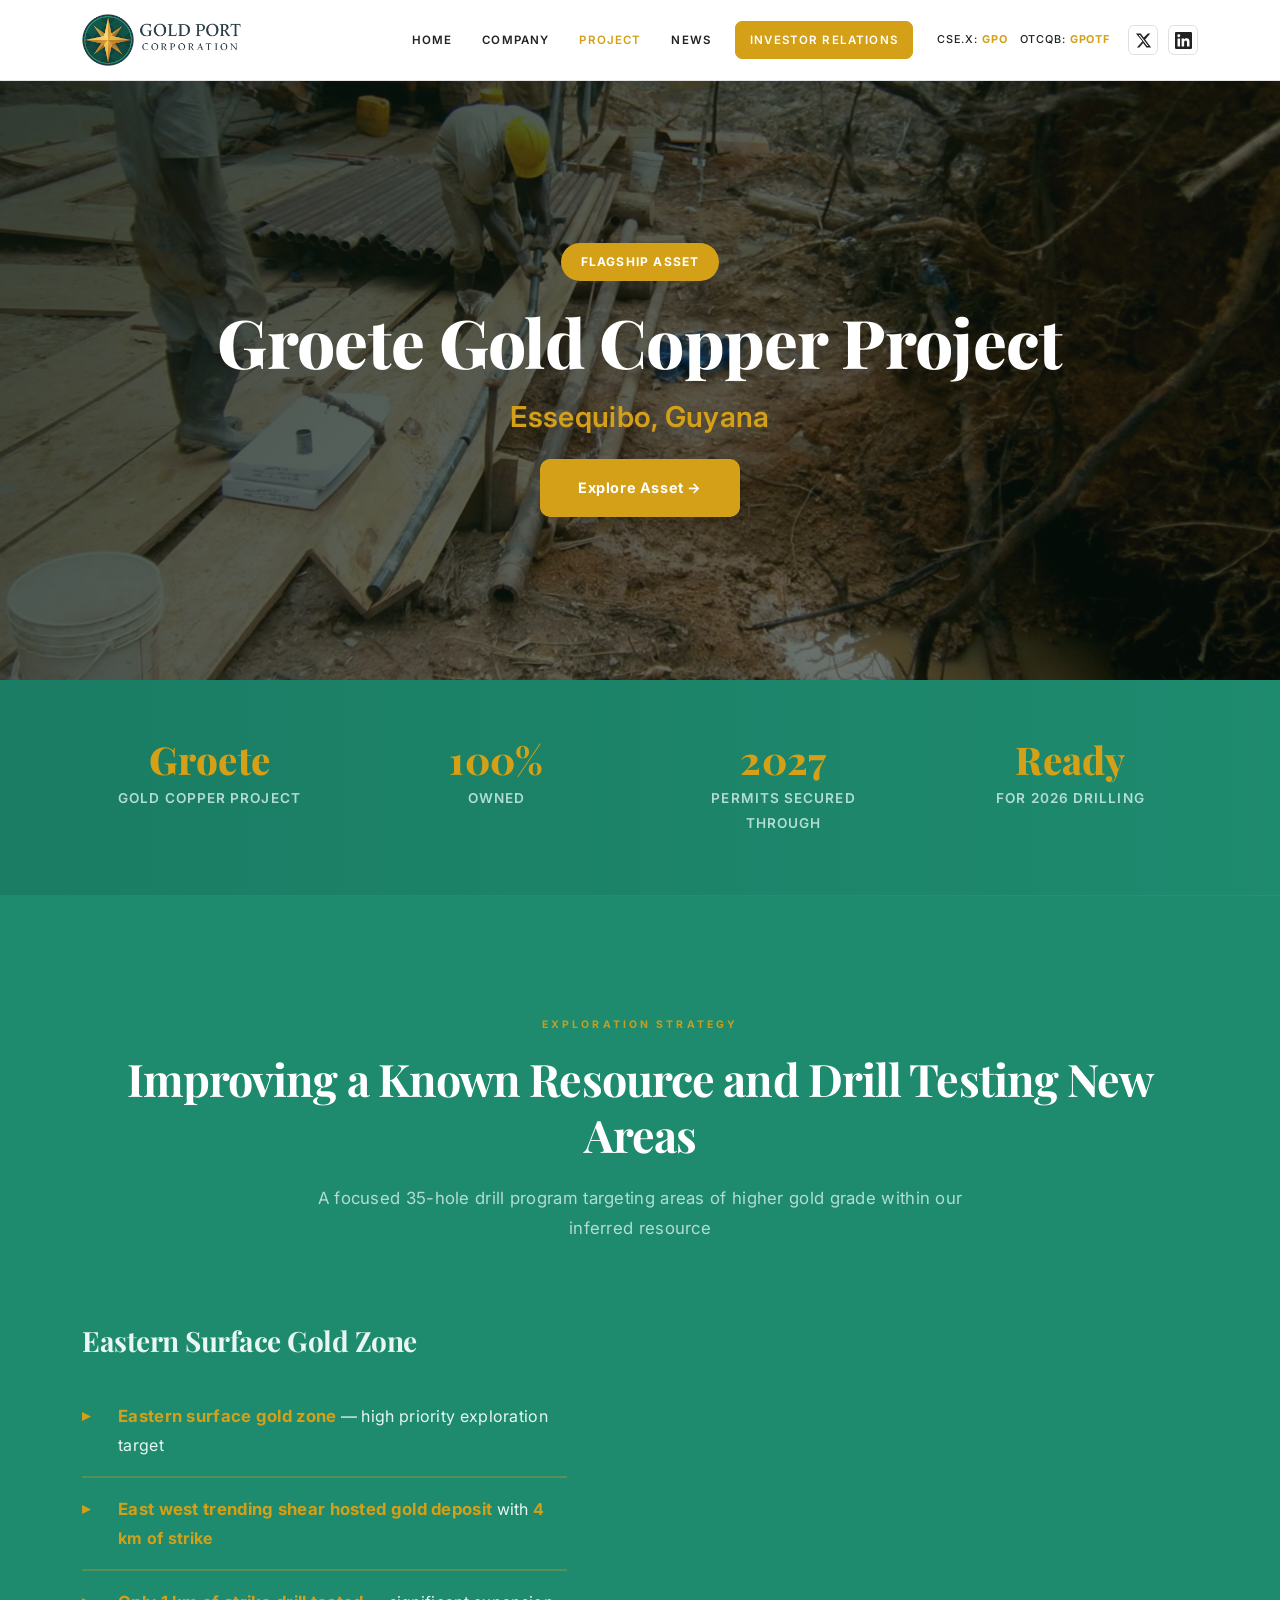
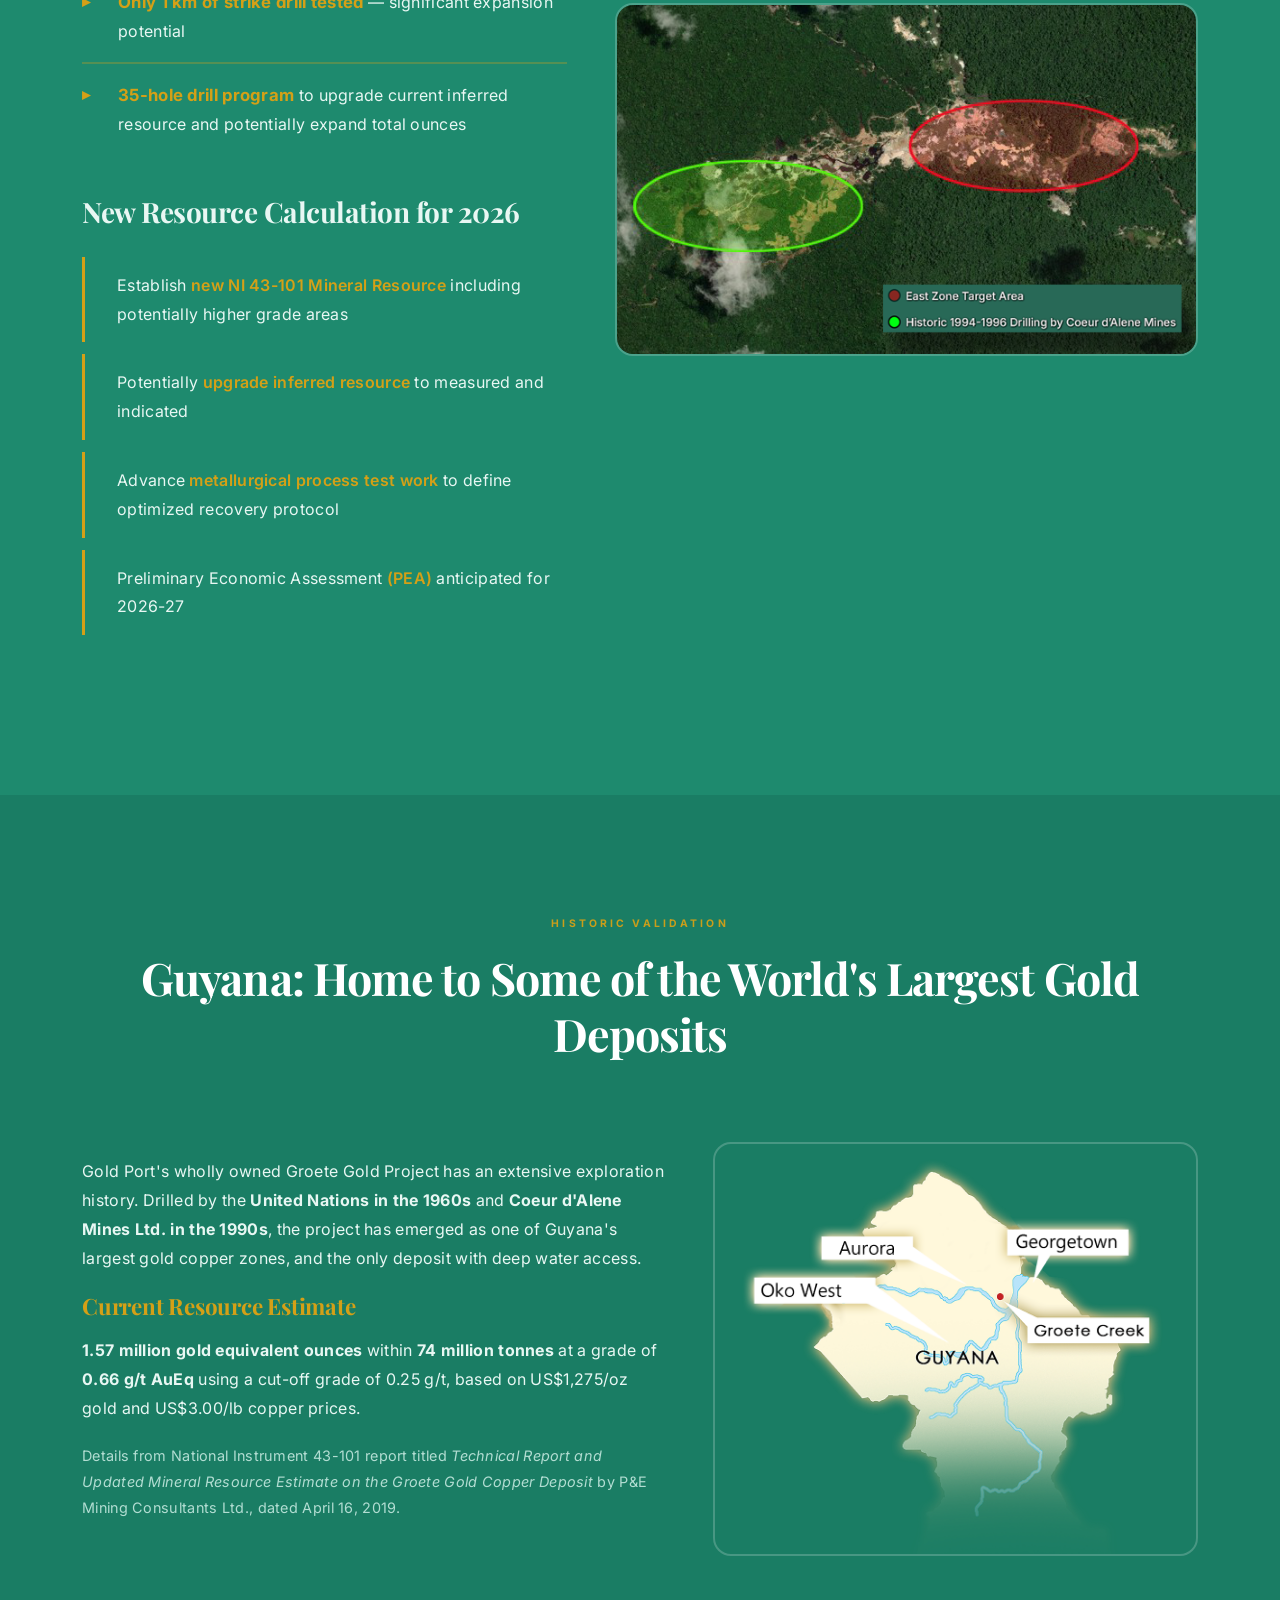
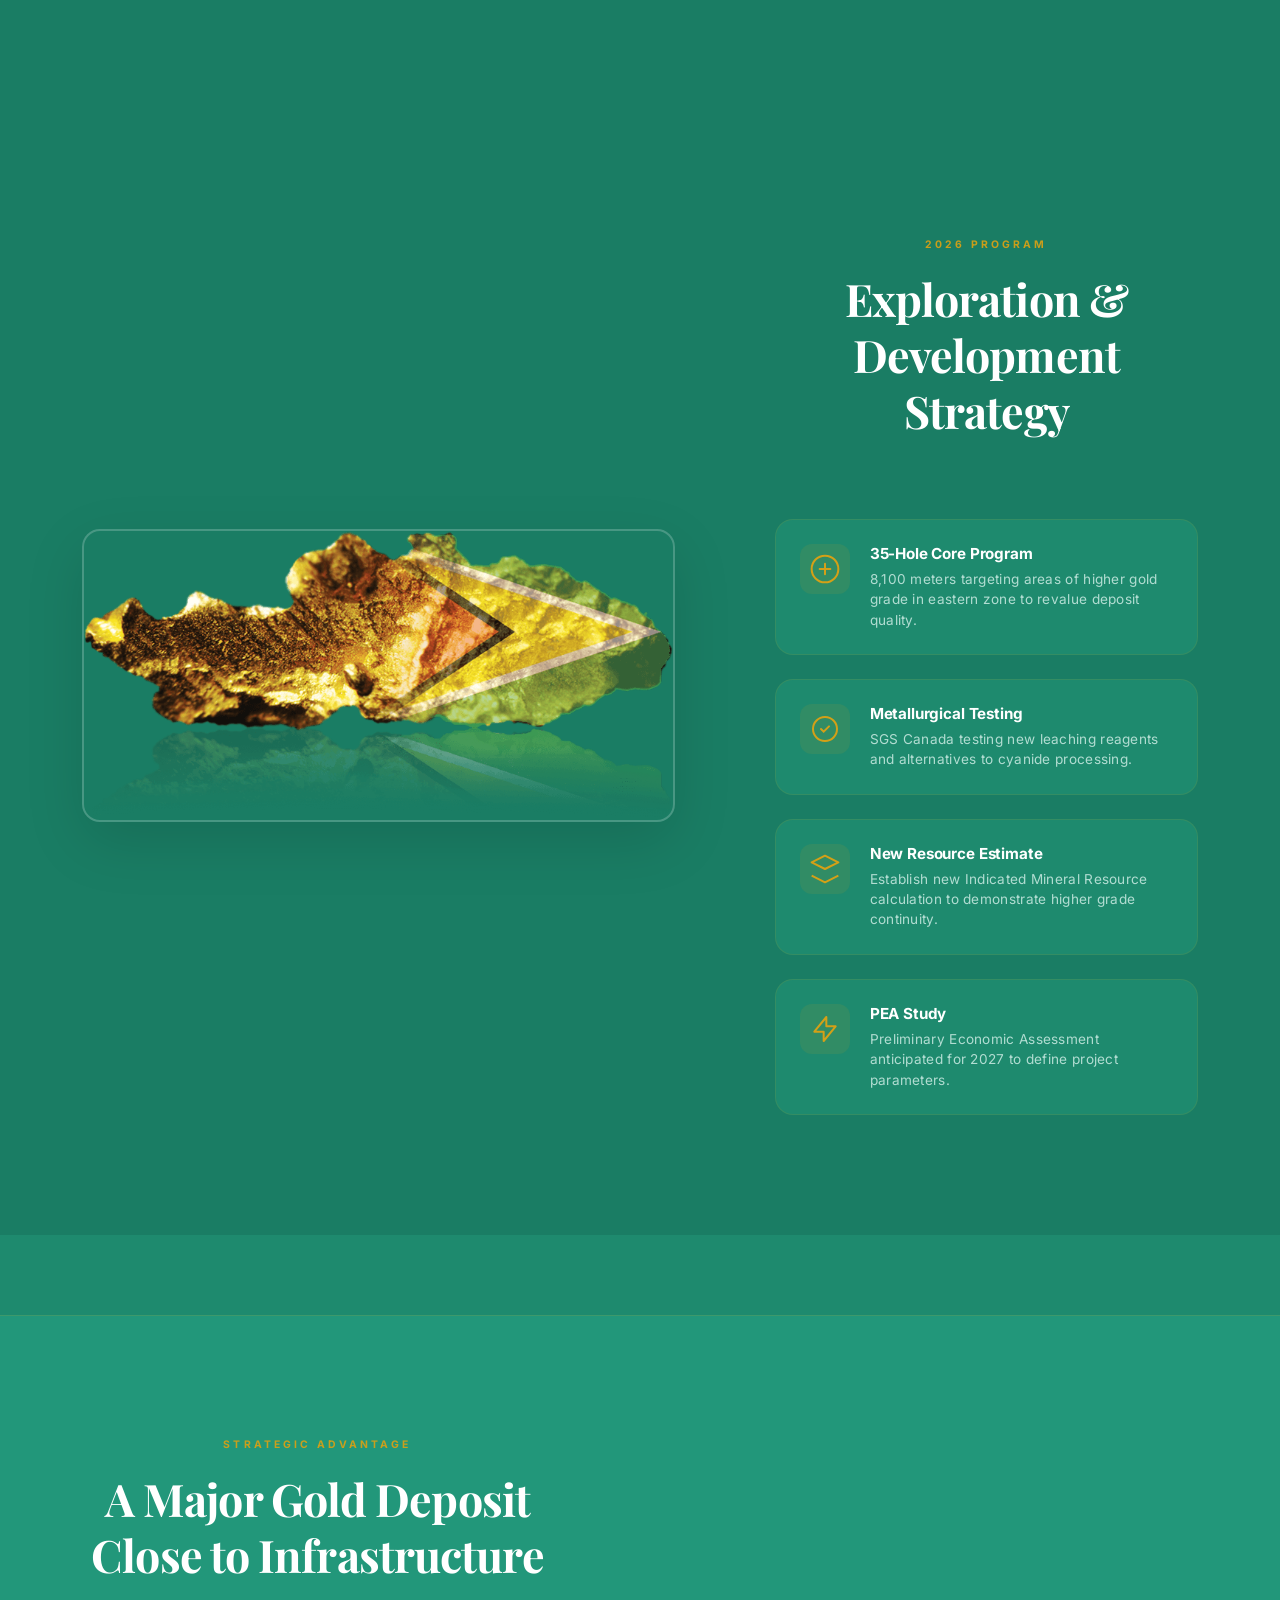
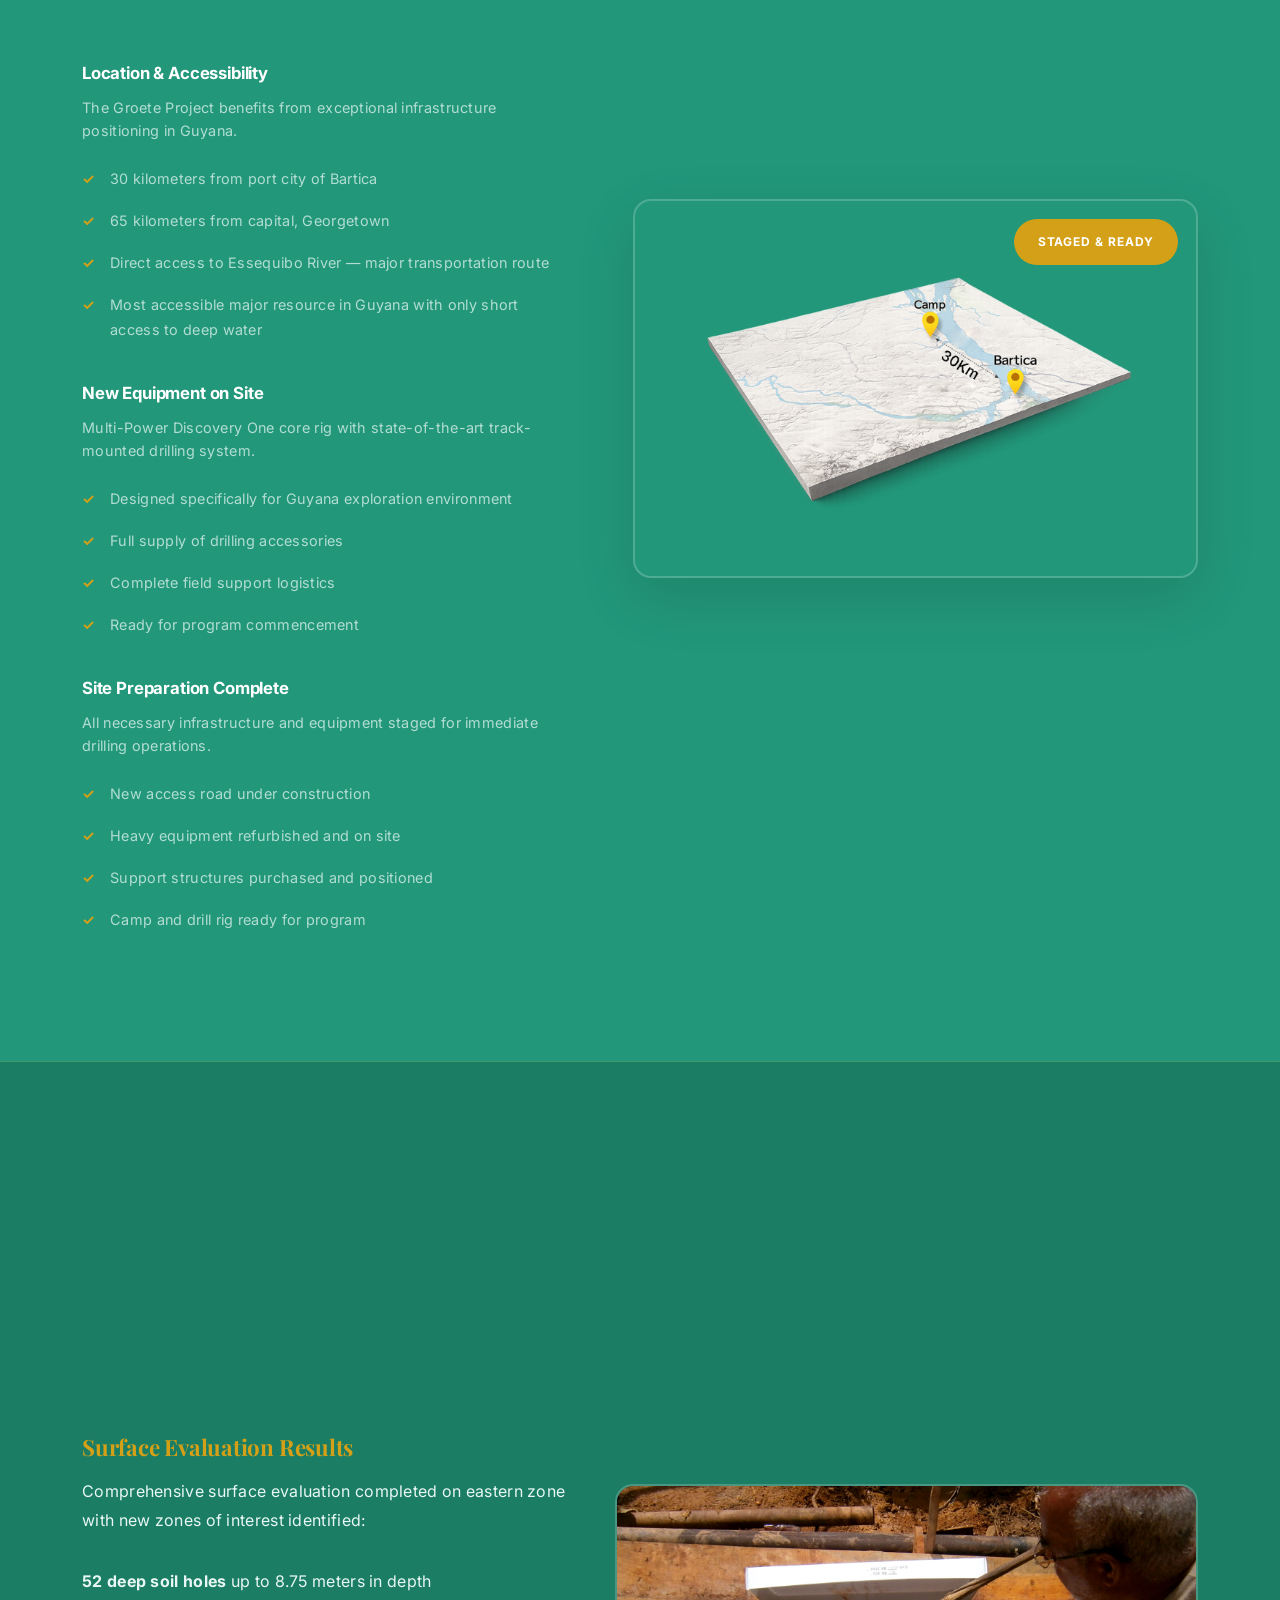
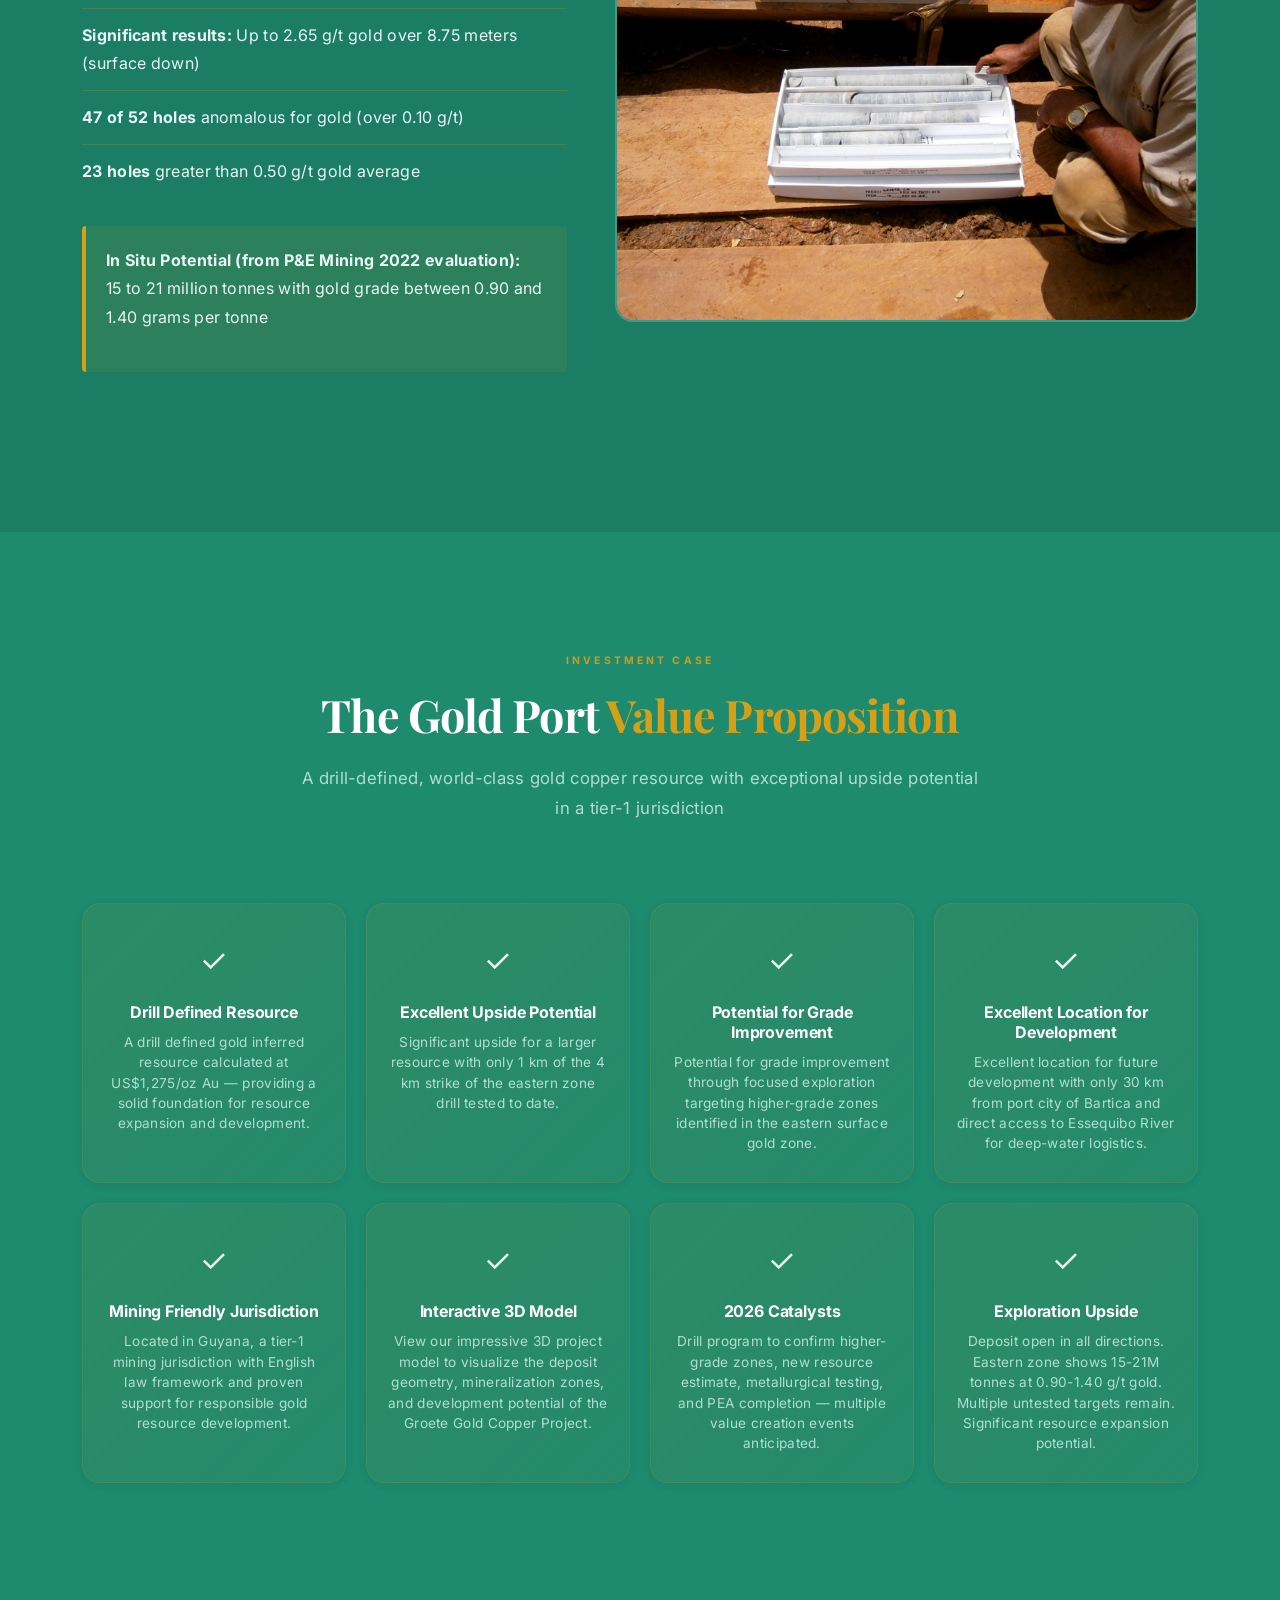
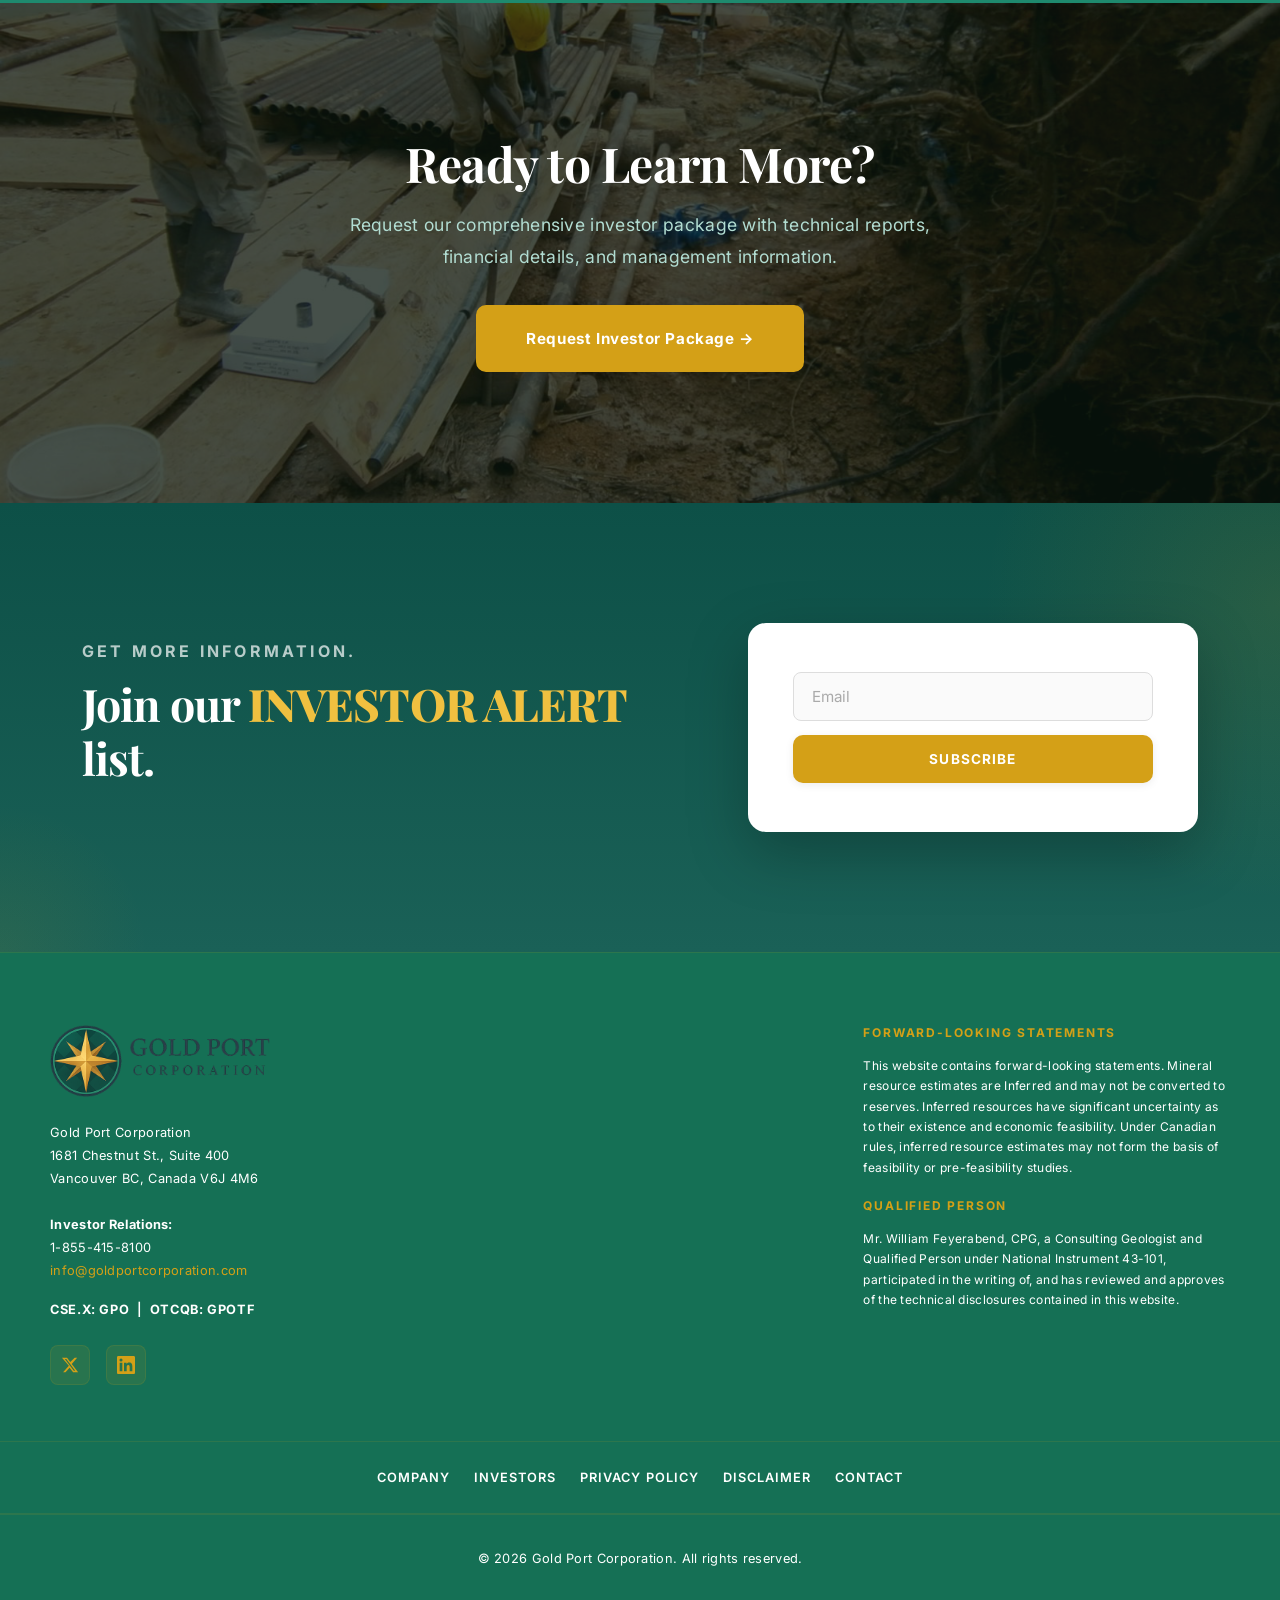
<file: projects.html>
<!DOCTYPE html>
<html lang="en">
<head>
  <meta charset="UTF-8" />
  <meta name="viewport" content="width=device-width, initial-scale=1.0" />
  <title>Projects | GOLDPORT CORPORATION | Guyana Gold | Junior Mining Exploration</title>
  <meta name="description" content="Gold Port Corporation's 100%-owned Groete Gold Project — 1.57M AuEq oz Inferred Resource, 74M tonnes, strategic Guyana location, permits through 2027." />
  <link rel="preconnect" href="https://fonts.googleapis.com" />
  <link rel="preconnect" href="https://fonts.gstatic.com" crossorigin />
  <link href="https://fonts.googleapis.com/css2?family=Inter:wght@300;400;500;600;700&family=Playfair+Display:wght@600;700;800&display=swap" rel="stylesheet" />
  <link rel="stylesheet" href="style.css" />
</head>
<body>

  <!-- HEADER -->
  <header class="site-header" id="site-header">
    <div class="container header-inner">
      <a href="index.html" class="logo">
        <img src="Logo.png" alt="Gold Port Corporation" height="52" />
      </a>
      <nav class="main-nav" id="main-nav">
        <ul>
          <li><a href="index.html">Home</a></li>
          <li><a href="company.html">Company</a></li>
          <li><a href="projects.html" class="active">Project</a></li>
          <li><a href="news.html">News</a></li>
          <li><a href="contact.html" class="nav-cta">Investor Relations</a></li>
        </ul>
      </nav>
      <div class="header-right">
        <div class="header-stocks">
          <span>CSE.X: <strong>GPO</strong></span>
          <span>OTCQB: <strong>GPOTF</strong></span>
        </div>
        <div class="header-socials">
          <a href="https://x.com/GoldPort_GPO" target="_blank" rel="noopener" aria-label="X / Twitter">
            <svg width="17" height="17" viewBox="0 0 24 24" fill="currentColor"><path d="M18.244 2.25h3.308l-7.227 8.26 8.502 11.24H16.17l-4.714-6.231-5.401 6.231H2.746l7.73-8.835L1.254 2.25H8.08l4.259 5.63L18.244 2.25Zm-1.161 17.52h1.833L7.084 4.126H5.117L17.083 19.77Z"/></svg>
          </a>
          <a href="https://www.linkedin.com/company/gold-port-corporation/" target="_blank" rel="noopener" aria-label="LinkedIn">
            <svg width="17" height="17" viewBox="0 0 24 24" fill="currentColor"><path d="M20.447 20.452h-3.554v-5.569c0-1.328-.027-3.037-1.852-3.037-1.853 0-2.136 1.445-2.136 2.939v5.667H9.351V9h3.414v1.561h.046c.477-.9 1.637-1.85 3.37-1.85 3.601 0 4.267 2.37 4.267 5.455v6.286ZM5.337 7.433a2.062 2.062 0 0 1-2.063-2.065 2.064 2.064 0 1 1 2.063 2.065Zm1.782 13.019H3.555V9h3.564v11.452ZM22.225 0H1.771C.792 0 0 .774 0 1.729v20.542C0 23.227.792 24 1.771 24h20.451C23.2 24 24 23.227 24 22.271V1.729C24 .774 23.2 0 22.222 0h.003Z"/></svg>
          </a>
        </div>
      </div>
      <button class="nav-toggle" id="nav-toggle" aria-label="Open menu">
        <span></span><span></span><span></span>
      </button>
    </div>
  </header>

  <!-- HERO WITH BACKGROUND IMAGE -->
  <section class="projects-hero">
    <div class="projects-hero-bg">
      <img src="guyana-gold-port-gold-copper-deposit-5.jpg" alt="Groete Gold Copper Deposit" loading="eager" />
      <div class="projects-hero-overlay"></div>
    </div>
    <div class="container projects-hero-content">
      <div class="hero-tag">Flagship Asset</div>
      <h1>Groete Gold Copper Project</h1>
      <p class="hero-subtitle">Essequibo, Guyana</p>
      <a href="#overview" class="btn btn-gold">Explore Asset →</a>
    </div>
  </section>

  <!-- KEY METRICS HERO STRIP -->
  <section class="metrics-strip">
    <div class="container">
      <div class="metrics-row">
        <div class="metric-item">
          <div class="metric-number">Groete</div>
          <div class="metric-text">Gold Copper Project</div>
        </div>
        <div class="metric-item">
          <div class="metric-number">100%</div>
          <div class="metric-text">Owned</div>
        </div>
        <div class="metric-item">
          <div class="metric-number">2027</div>
          <div class="metric-text">Permits Secured Through</div>
        </div>
        <div class="metric-item">
          <div class="metric-number">Ready</div>
          <div class="metric-text">For 2026 Drilling</div>
        </div>
      </div>
    </div>
  </section>

  <!-- UPGRADING HISTORIC RESOURCE -->
  <section class="section" id="overview">
    <div class="container">
      <div class="section-header">
        <p class="eyebrow">Exploration Strategy</p>
        <h2 style="font-size: 2.8rem !important; font-weight: 700 !important;">Improving a Known Resource and Drill Testing New Areas</h2>
        <p class="section-lead">A focused 35-hole drill program targeting areas of higher gold grade within our inferred resource</p>
      </div>

      <div class="content-with-image">
        <div class="content-text">
          <h3 style="font-size: 1.75rem; font-weight: 700; margin-bottom: 28px; letter-spacing: -0.5px; line-height: 1.2;">Eastern Surface Gold Zone</h3>
          <ul style="list-style: none; padding: 0; margin: 0 0 32px 0;">
            <li style="padding: 16px 0; border-bottom: 2px solid rgba(212,160,23,0.3); display: flex; align-items: flex-start; gap: 12px;"><span style="color: #d4a017; font-weight: 700; min-width: 24px;">▸</span><span><span style="color: #d4a017; font-weight: 700; font-size: 1.05rem;">Eastern surface gold zone</span> — high priority exploration target</span></li>
            <li style="padding: 16px 0; border-bottom: 2px solid rgba(212,160,23,0.3); display: flex; align-items: flex-start; gap: 12px;"><span style="color: #d4a017; font-weight: 700; min-width: 24px;">▸</span><span><span style="color: #d4a017; font-weight: 700; font-size: 1.05rem;">East west trending shear hosted gold deposit</span> with <span style="color: #d4a017; font-weight: 700;">4 km of strike</span></span></li>
            <li style="padding: 16px 0; border-bottom: 2px solid rgba(212,160,23,0.3); display: flex; align-items: flex-start; gap: 12px;"><span style="color: #d4a017; font-weight: 700; min-width: 24px;">▸</span><span><span style="color: #d4a017; font-weight: 700; font-size: 1.05rem;">Only 1 km of strike drill tested</span> — significant expansion potential</span></li>
            <li style="padding: 16px 0; display: flex; align-items: flex-start; gap: 12px;"><span style="color: #d4a017; font-weight: 700; min-width: 24px;">▸</span><span><span style="color: #d4a017; font-weight: 700; font-size: 1.05rem;">35-hole drill program</span> to upgrade current inferred resource and potentially expand total ounces</span></li>
          </ul>
          <h3 style="font-size: 1.75rem; font-weight: 700; margin: 40px 0 28px 0; letter-spacing: -0.5px; line-height: 1.2;">New Resource Calculation for 2026</h3>
          <ul style="list-style: none; padding: 0; margin: 0;">
            <li style="padding: 14px 0 14px 32px; border-left: 3px solid #d4a017; margin-bottom: 12px; position: relative;">Establish <span style="color: #d4a017; font-weight: 600;">new NI 43-101 Mineral Resource</span> including potentially higher grade areas</li>
            <li style="padding: 14px 0 14px 32px; border-left: 3px solid #d4a017; margin-bottom: 12px; position: relative;">Potentially <span style="color: #d4a017; font-weight: 600;">upgrade inferred resource</span> to measured and indicated</li>
            <li style="padding: 14px 0 14px 32px; border-left: 3px solid #d4a017; margin-bottom: 12px; position: relative;">Advance <span style="color: #d4a017; font-weight: 600;">metallurgical process test work</span> to define optimized recovery protocol</li>
            <li style="padding: 14px 0 14px 32px; border-left: 3px solid #d4a017; position: relative;">Preliminary Economic Assessment <span style="color: #d4a017; font-weight: 600;">(PEA)</span> anticipated for 2026-27</li>
          </ul>
        </div>
        <div class="content-image">
          <img src="East-zone-target-area-3copy.png" alt="East Zone Target Area" loading="lazy" style="border-radius: var(--radius-lg); cursor: pointer;" class="clickable-image" data-modal="modal-deposits-1" />
        </div>
      </div>
    </div>
  </section>

  <!-- ONE OF GUYANA'S LARGEST -->
  <section class="section dark-section">
    <div class="container">
      <div class="section-header">
        <p class="eyebrow">Historic Validation</p>
        <h2 style="font-size: 2.8rem !important; font-weight: 700 !important;">Guyana: Home to Some of the World's Largest Gold Deposits</h2>
      </div>

      <div class="content-with-image" style="direction: rtl;">
        <div class="content-image" style="direction: ltr;">
          <img src="Guyana-Gold-Port-Groete-Project.png" alt="Groete Gold Copper Deposit" loading="lazy" style="border-radius: var(--radius-lg); cursor: pointer;" class="clickable-image" data-modal="modal-groete" />
        </div>
        <div class="content-text" style="direction: ltr;">
          <p>Gold Port's wholly owned Groete Gold Project has an extensive exploration history. Drilled by the <strong>United Nations in the 1960s</strong> and <strong>Coeur d'Alene Mines Ltd. in the 1990s</strong>, the project has emerged as one of Guyana's largest gold copper zones, and the only deposit with deep water access.</p>

          <h3 style="color: #d4a017;">Current Resource Estimate</h3>
          <p><strong>1.57 million gold equivalent ounces</strong> within <strong>74 million tonnes</strong> at a grade of <strong>0.66 g/t AuEq</strong> using a cut-off grade of 0.25 g/t, based on US$1,275/oz gold and US$3.00/lb copper prices.</p>

          <p style="margin-top: 20px; font-size: 0.9rem; color: var(--text-muted);">Details from National Instrument 43-101 report titled <em>Technical Report and Updated Mineral Resource Estimate on the Groete Gold Copper Deposit</em> by P&E Mining Consultants Ltd., dated April 16, 2019.</p>
        </div>
      </div>
    </div>
  </section>

  <!-- 2026 EXPLORATION PROGRAM -->
  <section class="section highlights-section">
    <div class="container">
      <div class="highlights-layout">
        <div class="highlights-image">
          <img src="gold-nugget-flag.png" alt="2026 Exploration Program" class="clickable-image" data-modal="modal-nugget" style="cursor: pointer;" />
        </div>
        <div class="highlights-content">
          <div class="section-header">
            <p class="eyebrow">2026 Program</p>
            <h2>Exploration & Development Strategy</h2>
          </div>

          <div class="highlights-list">
            <div class="highlight-item">
              <div class="highlight-icon">
                <svg width="32" height="32" viewBox="0 0 24 24" fill="none"><circle cx="12" cy="12" r="10" stroke="#d4a017" stroke-width="1.5"/><path d="M8 12h8M12 8v8" stroke="#d4a017" stroke-width="1.5" stroke-linecap="round"/></svg>
              </div>
              <div>
                <h4>35-Hole Core Program</h4>
                <p>8,100 meters targeting areas of higher gold grade in eastern zone to revalue deposit quality.</p>
              </div>
            </div>

            <div class="highlight-item">
              <div class="highlight-icon">
                <svg width="32" height="32" viewBox="0 0 24 24" fill="none"><path d="M9 12l2 2 4-4M21 12a9 9 0 11-18 0 9 9 0 0118 0z" stroke="#d4a017" stroke-width="1.5" stroke-linecap="round"/></svg>
              </div>
              <div>
                <h4>Metallurgical Testing</h4>
                <p>SGS Canada testing new leaching reagents and alternatives to cyanide processing.</p>
              </div>
            </div>

            <div class="highlight-item">
              <div class="highlight-icon">
                <svg width="32" height="32" viewBox="0 0 24 24" fill="none"><path d="M12 2L2 7l10 5 10-5-10-5zM2 17l10 5 10-5" stroke="#d4a017" stroke-width="1.5" stroke-linejoin="round"/></svg>
              </div>
              <div>
                <h4>New Resource Estimate</h4>
                <p>Establish new Indicated Mineral Resource calculation to demonstrate higher grade continuity.</p>
              </div>
            </div>

            <div class="highlight-item">
              <div class="highlight-icon">
                <svg width="32" height="32" viewBox="0 0 24 24" fill="none"><path d="M13 10V3L4 14h7v7l9-11h-7z" stroke="#d4a017" stroke-width="1.5" stroke-linejoin="round"/></svg>
              </div>
              <div>
                <h4>PEA Study</h4>
                <p>Preliminary Economic Assessment anticipated for 2027 to define project parameters.</p>
              </div>
            </div>
          </div>
        </div>
      </div>
    </div>
  </section>

  <!-- LOCATION & INFRASTRUCTURE -->
  <section class="section equipment-showcase">
    <div class="container">
      <div class="equipment-layout">
        <div class="equipment-content">
          <div class="section-header">
            <p class="eyebrow">Strategic Advantage</p>
            <h2>A Major Gold Deposit Close to Infrastructure</h2>
          </div>

          <div class="equipment-details">
            <div class="equipment-detail-item">
              <h3>Location & Accessibility</h3>
              <p>The Groete Project benefits from exceptional infrastructure positioning in Guyana.</p>
              <ul class="detail-list">
                <li>30 kilometers from port city of Bartica</li>
                <li>65 kilometers from capital, Georgetown</li>
                <li>Direct access to Essequibo River — major transportation route</li>
                <li>Most accessible major resource in Guyana with only short access to deep water</li>
              </ul>
            </div>

            <div class="equipment-detail-item">
              <h3>New Equipment on Site</h3>
              <p>Multi-Power Discovery One core rig with state-of-the-art track-mounted drilling system.</p>
              <ul class="detail-list">
                <li>Designed specifically for Guyana exploration environment</li>
                <li>Full supply of drilling accessories</li>
                <li>Complete field support logistics</li>
                <li>Ready for program commencement</li>
              </ul>
            </div>

            <div class="equipment-detail-item">
              <h3>Site Preparation Complete</h3>
              <p>All necessary infrastructure and equipment staged for immediate drilling operations.</p>
              <ul class="detail-list">
                <li>New access road under construction</li>
                <li>Heavy equipment refurbished and on site</li>
                <li>Support structures purchased and positioned</li>
                <li>Camp and drill rig ready for program</li>
              </ul>
            </div>
          </div>
        </div>

        <div class="equipment-image">
          <img src="distance map.png" alt="Strategic Location Map" class="clickable-image" data-modal="modal-distance" style="cursor: pointer;" />
          <div class="equipment-badge">Staged & Ready</div>
        </div>
      </div>
    </div>
  </section>

  <!-- EASTERN ZONE TARGET AREA -->
  <section class="section technical-section">
    <div class="container">
      <div class="section-header">
        <p class="eyebrow">Exploration Results</p>
        <h2>Geoprobe Surface Evaluation</h2>
        <p class="section-lead">Comprehensive surface evaluation completed on eastern zone with new zones of interest identified</p>
      </div>

      <div class="content-with-image">
        <div class="content-text">
          <h3 style="color: #d4a017;">Surface Evaluation Results</h3>
          <p>Comprehensive surface evaluation completed on eastern zone with new zones of interest identified:</p>
          <ul style="list-style: none; padding: 0; margin: 20px 0;">
            <li style="padding: 12px 0; border-bottom: 1px solid rgba(212,160,23,0.2);"><strong>52 deep soil holes</strong> up to 8.75 meters in depth</li>
            <li style="padding: 12px 0; border-bottom: 1px solid rgba(212,160,23,0.2);"><strong>Significant results:</strong> Up to 2.65 g/t gold over 8.75 meters (surface down)</li>
            <li style="padding: 12px 0; border-bottom: 1px solid rgba(212,160,23,0.2);"><strong>47 of 52 holes</strong> anomalous for gold (over 0.10 g/t)</li>
            <li style="padding: 12px 0;"><strong>23 holes</strong> greater than 0.50 g/t gold average</li>
          </ul>

          <div style="background: rgba(212,160,23,0.1); border-left: 4px solid var(--gold); padding: 20px; margin-top: 28px; border-radius: 4px;">
            <p><strong>In Situ Potential (from P&E Mining 2022 evaluation):</strong><br>15 to 21 million tonnes with gold grade between 0.90 and 1.40 grams per tonne</p>
          </div>
        </div>
        <div class="content-image">
          <img src="guyana-gold-port-gold-copper-deposit-8.jpg" alt="Exploration Results" loading="lazy" style="border-radius: var(--radius-lg); cursor: pointer;" class="clickable-image" data-modal="modal-eastern" />
        </div>
      </div>
    </div>
  </section>

  <!-- INVESTMENT CASE -->
  <section class="section dark-section history-section">
    <div class="container">
      <div class="section-header">
        <p class="eyebrow">Investment Case</p>
        <h2>The Gold Port <span class="gold-text">Value Proposition</span></h2>
        <p class="section-lead">A drill-defined, world-class gold copper resource with exceptional upside potential in a tier-1 jurisdiction</p>
      </div>

      <div class="thesis-cards">
        <div class="thesis-card">
          <div class="thesis-icon">✓</div>
          <h3>Drill Defined Resource</h3>
          <p>A drill defined gold inferred resource calculated at US$1,275/oz Au — providing a solid foundation for resource expansion and development.</p>
        </div>

        <div class="thesis-card">
          <div class="thesis-icon">✓</div>
          <h3>Excellent Upside Potential</h3>
          <p>Significant upside for a larger resource with only 1 km of the 4 km strike of the eastern zone drill tested to date.</p>
        </div>

        <div class="thesis-card">
          <div class="thesis-icon">✓</div>
          <h3>Potential for Grade Improvement</h3>
          <p>Potential for grade improvement through focused exploration targeting higher-grade zones identified in the eastern surface gold zone.</p>
        </div>

        <div class="thesis-card">
          <div class="thesis-icon">✓</div>
          <h3>Excellent Location for Development</h3>
          <p>Excellent location for future development with only 30 km from port city of Bartica and direct access to Essequibo River for deep-water logistics.</p>
        </div>

        <div class="thesis-card">
          <div class="thesis-icon">✓</div>
          <h3>Mining Friendly Jurisdiction</h3>
          <p>Located in Guyana, a tier-1 mining jurisdiction with English law framework and proven support for responsible gold resource development.</p>
        </div>

        <div class="thesis-card">
          <div class="thesis-icon">✓</div>
          <h3>Interactive 3D Model</h3>
          <p>View our impressive 3D project model to visualize the deposit geometry, mineralization zones, and development potential of the Groete Gold Copper Project.</p>
        </div>

        <div class="thesis-card">
          <div class="thesis-icon">✓</div>
          <h3>2026 Catalysts</h3>
          <p>Drill program to confirm higher-grade zones, new resource estimate, metallurgical testing, and PEA completion — multiple value creation events anticipated.</p>
        </div>

        <div class="thesis-card">
          <div class="thesis-icon">✓</div>
          <h3>Exploration Upside</h3>
          <p>Deposit open in all directions. Eastern zone shows 15-21M tonnes at 0.90-1.40 g/t gold. Multiple untested targets remain. Significant resource expansion potential.</p>
        </div>
      </div>
    </div>
  </section>

  <!-- CTA SECTION -->
  <section class="cta-section">
    <div class="cta-bg">
      <img src="guyana-gold-port-gold-copper-deposit-5.jpg" alt="Background" />
      <div class="cta-overlay"></div>
    </div>
    <div class="container cta-content">
      <h2>Ready to Learn More?</h2>
      <p>Request our comprehensive investor package with technical reports, financial details, and management information.</p>
      <a href="contact.html" class="btn btn-gold btn-lg" style="color: white;">Request Investor Package →</a>
    </div>
  </section>

  <!-- Image Modals -->
  <div id="modal-deposits-1" class="modal">
    <span class="modal-close">&times;</span>
    <img class="modal-content" src="East-zone-target-area-3copy.png" alt="East Zone Target Area" />
  </div>

  <div id="modal-groete" class="modal">
    <span class="modal-close">&times;</span>
    <img class="modal-content" src="Guyana-Gold-Port-Groete-Project.png" alt="Groete Gold Copper Deposit" />
  </div>

  <div id="modal-nugget" class="modal">
    <span class="modal-close">&times;</span>
    <img class="modal-content" src="gold-nugget-flag.png" alt="2026 Exploration Program" />
  </div>

  <div id="modal-distance" class="modal">
    <span class="modal-close">&times;</span>
    <img class="modal-content" src="distance map.png" alt="Strategic Location Map" />
  </div>

  <div id="modal-eastern" class="modal">
    <span class="modal-close">&times;</span>
    <img class="modal-content" src="guyana-gold-port-gold-copper-deposit-8.jpg" alt="Exploration Results" />
  </div>

  <!-- INVESTOR ALERT SECTION -->
  <section class="investor-alert">
    <div class="container investor-alert-inner">
      <div class="investor-alert-content">
        <h2>Get more information.</h2>
        <h3>Join our <span class="highlight">INVESTOR ALERT</span> list.</h3>
      </div>
      <div class="investor-alert-form">
        <form>
          <input type="email" placeholder="Email" required />
          <button type="submit" class="btn btn-subscribe">SUBSCRIBE</button>
        </form>
      </div>
    </div>
  </section>

  <!-- FOOTER -->
  <footer class="site-footer">
    <div class="container footer-top">
      <div class="footer-brand">
        <a href="index.html" class="logo"><img src="Logo.png" alt="Gold Port Corporation" /></a>
        <p>Gold Port Corporation<br>1681 Chestnut St., Suite 400<br>Vancouver BC, Canada V6J 4M6<br><br><strong>Investor Relations:</strong><br>1-855-415-8100<br><a href="mailto:info@goldportcorporation.com">info@goldportcorporation.com</a></p>
        <p class="footer-stocks"><strong>CSE.X: GPO</strong> &nbsp;|&nbsp; <strong>OTCQB: GPOTF</strong></p>
        <div class="footer-socials">
          <a href="https://x.com/GoldPort_GPO" target="_blank" rel="noopener" aria-label="X / Twitter">
            <svg width="17" height="17" viewBox="0 0 24 24" fill="currentColor"><path d="M18.244 2.25h3.308l-7.227 8.26 8.502 11.24H16.17l-4.714-6.231-5.401 6.231H2.746l7.73-8.835L1.254 2.25H8.08l4.259 5.63L18.244 2.25Zm-1.161 17.52h1.833L7.084 4.126H5.117L17.083 19.77Z"/></svg>
          </a>
          <a href="https://www.linkedin.com/company/gold-port-corporation/" target="_blank" rel="noopener" aria-label="LinkedIn">
            <svg width="17" height="17" viewBox="0 0 24 24" fill="currentColor"><path d="M20.447 20.452h-3.554v-5.569c0-1.328-.027-3.037-1.852-3.037-1.853 0-2.136 1.445-2.136 2.939v5.667H9.351V9h3.414v1.561h.046c.477-.9 1.637-1.85 3.37-1.85 3.601 0 4.267 2.37 4.267 5.455v6.286ZM5.337 7.433a2.062 2.062 0 0 1-2.063-2.065 2.064 2.064 0 1 1 2.063 2.065Zm1.782 13.019H3.555V9h3.564v11.452ZM22.225 0H1.771C.792 0 0 .774 0 1.729v20.542C0 23.227.792 24 1.771 24h20.451C23.2 24 24 23.227 24 22.271V1.729C24 .774 23.2 0 22.222 0h.003Z"/></svg>
          </a>
        </div>
      </div>
      <div class="footer-col footer-disclaimer-col">
        <h5>Forward-Looking Statements</h5>
        <p>This website contains forward-looking statements. Mineral resource estimates are Inferred and may not be converted to reserves. Inferred resources have significant uncertainty as to their existence and economic feasibility. Under Canadian rules, inferred resource estimates may not form the basis of feasibility or pre-feasibility studies.</p>
        <h5 style="margin-top: 20px;">Qualified Person</h5>
        <p>Mr. William Feyerabend, CPG, a Consulting Geologist and Qualified Person under National Instrument 43-101, participated in the writing of, and has reviewed and approves of the technical disclosures contained in this website.</p>
      </div>
    </div>
    <div class="footer-links-section">
      <div class="container">
        <div class="footer-links">
          <a href="company.html">Company</a>
          <a href="contact.html">Investors</a>
          <a href="#">Privacy Policy</a>
          <a href="#">Disclaimer</a>
          <a href="contact.html">Contact</a>
        </div>
      </div>
    </div>
    <div class="footer-bottom">
      <div class="container">
        <p>&copy; 2026 Gold Port Corporation. All rights reserved.</p>
      </div>
    </div>
  </footer>

  <script src="script.js"></script>
</body>
</html>
</file>
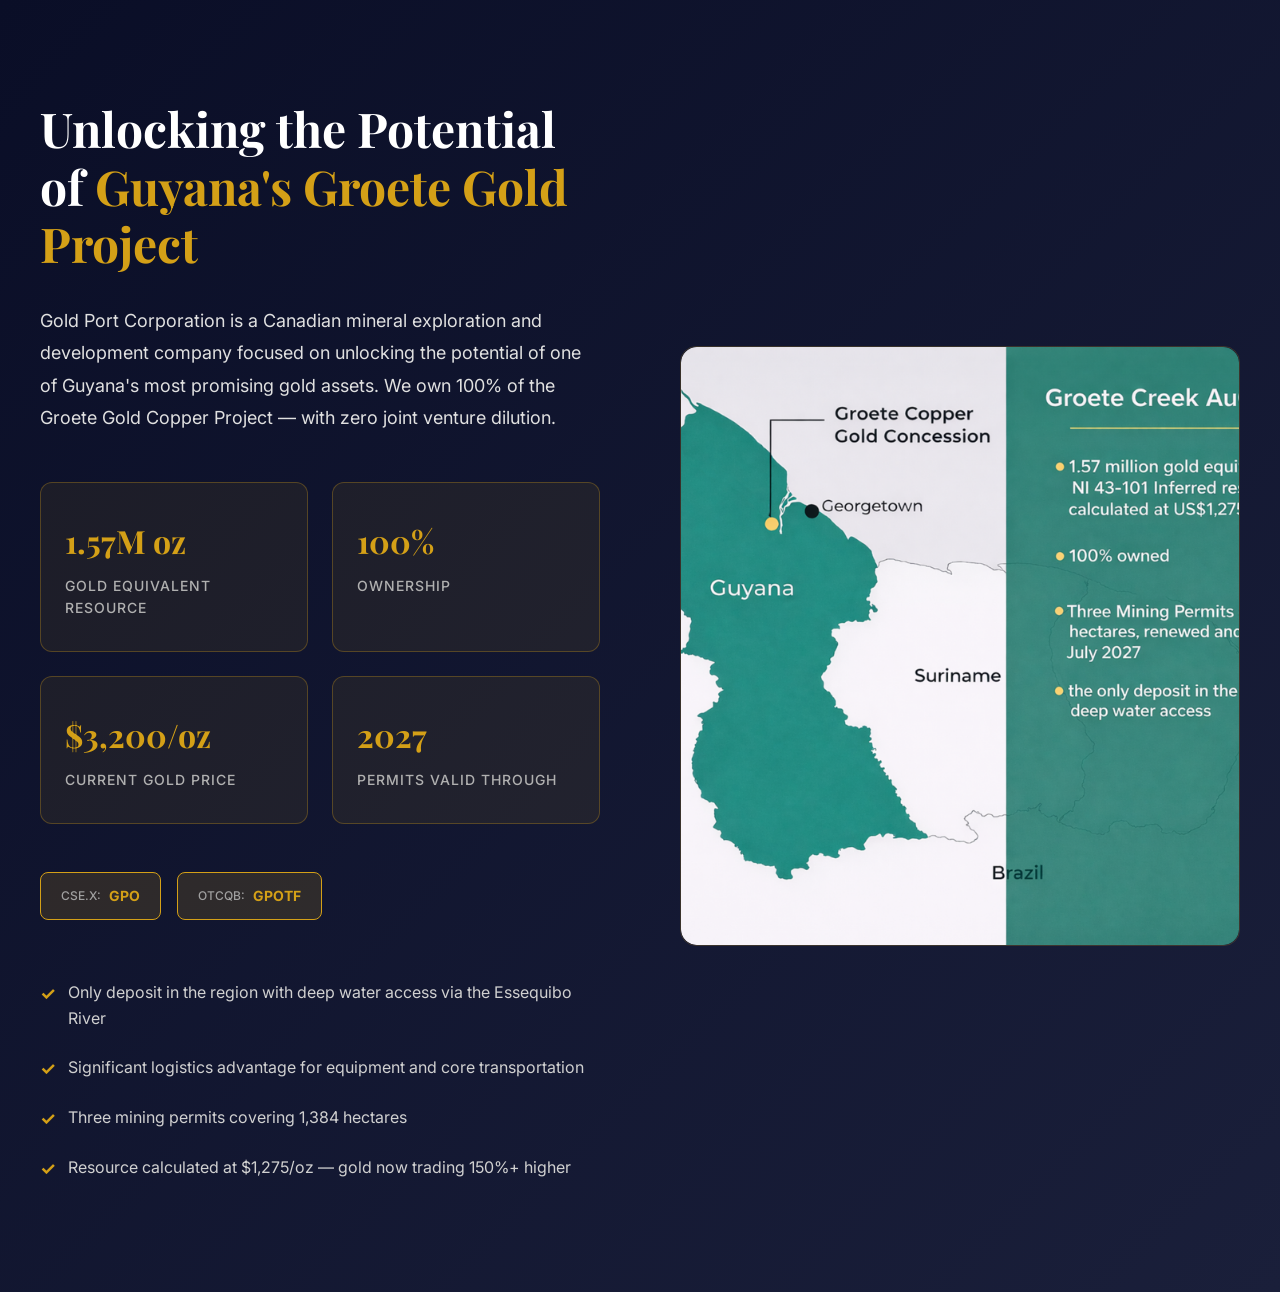
<file: who-we-are-mockup.html>
<!DOCTYPE html>
<html lang="en">
<head>
  <meta charset="UTF-8" />
  <meta name="viewport" content="width=device-width, initial-scale=1.0" />
  <title>Who We Are - Gold Port</title>
  <link rel="preconnect" href="https://fonts.googleapis.com" />
  <link rel="preconnect" href="https://fonts.gstatic.com" crossorigin />
  <link href="https://fonts.googleapis.com/css2?family=Inter:wght@300;400;500;600;700&family=Playfair+Display:wght@600;700;800&display=swap" rel="stylesheet" />
  <style>
    * {
      margin: 0;
      padding: 0;
      box-sizing: border-box;
    }

    body {
      font-family: 'Inter', sans-serif;
      background: #0a0e27;
      color: #ffffff;
      line-height: 1.6;
    }

    .container {
      max-width: 1400px;
      margin: 0 auto;
      padding: 0 40px;
    }

    .who-we-are {
      padding: 100px 0;
      background: linear-gradient(135deg, #0a0e27 0%, #1a1f3a 100%);
    }

    .who-we-are-inner {
      display: grid;
      grid-template-columns: 1fr 1fr;
      gap: 80px;
      align-items: center;
    }

    .who-we-are-content h2 {
      font-family: 'Playfair Display', serif;
      font-size: 48px;
      font-weight: 700;
      line-height: 1.2;
      margin-bottom: 32px;
      color: #ffffff;
    }

    .who-we-are-content h2 .gold {
      color: #d4a017;
    }

    .who-we-are-intro {
      font-size: 18px;
      line-height: 1.8;
      color: #e0e0e0;
      margin-bottom: 48px;
    }

    .metrics-grid {
      display: grid;
      grid-template-columns: 1fr 1fr;
      gap: 24px;
      margin-bottom: 48px;
    }

    .metric-card {
      background: rgba(212, 160, 23, 0.08);
      border: 1px solid rgba(212, 160, 23, 0.3);
      padding: 32px 24px;
      border-radius: 12px;
      transition: all 0.3s ease;
    }

    .metric-card:hover {
      background: rgba(212, 160, 23, 0.12);
      border-color: rgba(212, 160, 23, 0.5);
    }

    .metric-value {
      font-size: 32px;
      font-weight: 700;
      color: #d4a017;
      margin-bottom: 8px;
      font-family: 'Playfair Display', serif;
    }

    .metric-label {
      font-size: 14px;
      color: #b0b0b0;
      text-transform: uppercase;
      letter-spacing: 1px;
      font-weight: 500;
    }

    .stock-tickers {
      display: flex;
      gap: 16px;
      margin-bottom: 48px;
      flex-wrap: wrap;
    }

    .ticker-badge {
      background: rgba(212, 160, 23, 0.15);
      border: 1px solid #d4a017;
      padding: 12px 20px;
      border-radius: 8px;
      font-size: 14px;
      font-weight: 600;
      color: #d4a017;
      display: flex;
      align-items: center;
      gap: 8px;
    }

    .ticker-exchange {
      color: #a0a0a0;
      font-size: 12px;
      font-weight: 500;
    }

    .ticker-symbol {
      color: #d4a017;
      font-weight: 700;
    }

    .highlights-list {
      list-style: none;
      margin-top: 0;
    }

    .highlights-list li {
      padding: 12px 0;
      padding-left: 28px;
      position: relative;
      font-size: 16px;
      color: #d0d0d0;
    }

    .highlights-list li:before {
      content: "✓";
      position: absolute;
      left: 0;
      color: #d4a017;
      font-weight: 700;
      font-size: 18px;
    }

    /* Map Section */
    .who-we-are-map {
      position: relative;
      height: 600px;
      border-radius: 16px;
      overflow: hidden;
      border: 1px solid rgba(212, 160, 23, 0.2);
    }

    .who-we-are-map img {
      display: block;
    }

    @media (max-width: 1024px) {
      .who-we-are-inner {
        grid-template-columns: 1fr;
        gap: 60px;
      }

      .who-we-are-content h2 {
        font-size: 40px;
      }

      .metrics-grid {
        grid-template-columns: 1fr 1fr;
      }
    }

    @media (max-width: 768px) {
      .who-we-are {
        padding: 60px 0;
      }

      .container {
        padding: 0 24px;
      }

      .who-we-are-content h2 {
        font-size: 32px;
      }

      .metrics-grid {
        grid-template-columns: 1fr;
      }

      .who-we-are-map {
        height: 400px;
      }

      .stock-tickers {
        flex-direction: column;
      }

      .ticker-badge {
        width: 100%;
      }
    }
  </style>
</head>
<body>

<section class="who-we-are">
  <div class="container">
    <div class="who-we-are-inner">

      <!-- LEFT: Company Info -->
      <div class="who-we-are-content">
        <h2>Unlocking the Potential of <span class="gold">Guyana's Groete Gold Project</span></h2>

        <p class="who-we-are-intro">
          Gold Port Corporation is a Canadian mineral exploration and development company focused on unlocking the potential of one of Guyana's most promising gold assets. We own 100% of the Groete Gold Copper Project — with zero joint venture dilution.
        </p>

        <!-- Key Metrics -->
        <div class="metrics-grid">
          <div class="metric-card">
            <div class="metric-value">1.57M oz</div>
            <div class="metric-label">Gold Equivalent Resource</div>
          </div>
          <div class="metric-card">
            <div class="metric-value">100%</div>
            <div class="metric-label">Ownership</div>
          </div>
          <div class="metric-card">
            <div class="metric-value">$3,200/oz</div>
            <div class="metric-label">Current Gold Price</div>
          </div>
          <div class="metric-card">
            <div class="metric-value">2027</div>
            <div class="metric-label">Permits Valid Through</div>
          </div>
        </div>

        <!-- Stock Tickers -->
        <div class="stock-tickers">
          <div class="ticker-badge">
            <span class="ticker-exchange">CSE.X:</span>
            <span class="ticker-symbol">GPO</span>
          </div>
          <div class="ticker-badge">
            <span class="ticker-exchange">OTCQB:</span>
            <span class="ticker-symbol">GPOTF</span>
          </div>
        </div>

        <!-- Key Highlights -->
        <ul class="highlights-list">
          <li>Only deposit in the region with deep water access via the Essequibo River</li>
          <li>Significant logistics advantage for equipment and core transportation</li>
          <li>Three mining permits covering 1,384 hectares</li>
          <li>Resource calculated at $1,275/oz — gold now trading 150%+ higher</li>
        </ul>
      </div>

      <!-- RIGHT: Location Image -->
      <div class="who-we-are-map">
        <img src="groete_resized.png" alt="Groete Gold Copper Project" style="width: 100%; height: 100%; object-fit: cover; border-radius: 16px;" />
      </div>

    </div>
  </div>
</section>

</body>
</html>
</file>
<file: style.css>
/* ============================================================
   GOLDPORT CORPORATION — Investor Website
   Color Scheme: Teal Green (#1e8a6e) + Gold
   ============================================================ */

/* ---- Variables ------------------------------------------- */
:root {
  /* Teal-Green Palette — based on #1e8a6e */
  --bg:          #1e8a6e;   /* main background            */
  --bg-2:        #1a7d64;   /* alternate section bg       */
  --bg-3:        #157055;   /* card / input backgrounds   */
  --bg-4:        #22977a;   /* lighter highlight bg       */
  --bg-5:        #0f5047;   /* darker teal accent         */
  --green-mid:   #1e8a6e;   /* primary brand green        */
  --green-light: #2eb891;   /* hover / lighter teal       */
  --green-dark:  #0d4a42;   /* deep teal                  */

  /* Golds — Refined palette */
  --gold:        #d4a017;
  --gold-light:  #f0c040;
  --gold-pale:   #fae7a0;
  --gold-dark:   #a07810;
  --gold-muted:  rgba(212,160,23,0.15);
  --gold-rgb:    212, 160, 23;  /* for rgba manipulation   */

  /* Text — light on teal backgrounds */
  --white:       #ffffff;
  --text:        #e8f7f3;
  --text-muted:  #b2ddd2;
  --text-dim:    #7ec4b4;
  --text-dark:   #0a0e27;

  /* State Colors */
  --error:       #ef4444;
  --success:     #10b981;
  --warning:     #f59e0b;
  --info:        #3b82f6;

  /* Shadows — Depth hierarchy */
  --shadow-sm:   0 2px 8px rgba(0,0,0,0.08);
  --shadow:      0 8px 40px rgba(0,0,0,0.5);
  --shadow-lg:   0 12px 48px rgba(0,0,0,0.15);
  --shadow-xl:   0 20px 60px rgba(0,0,0,0.25);
  --shadow-g:    0 8px 32px rgba(212,160,23,0.2);
  --shadow-g-sm: 0 4px 16px rgba(212,160,23,0.1);

  /* Borders */
  --border:      rgba(212,160,23,0.12);
  --border-g:    rgba(212,160,23,0.35);
  --border-light: rgba(255,255,255,0.08);
  --border-hover: rgba(212,160,23,0.5);

  /* Spacing Scale (4px base) */
  --space-xs:    4px;
  --space-sm:    8px;
  --space-md:    12px;
  --space-base:  16px;
  --space-lg:    20px;
  --space-xl:    24px;
  --space-2xl:   32px;
  --space-3xl:   40px;
  --space-4xl:   48px;
  --space-5xl:   56px;
  --space-6xl:   64px;
  --space-7xl:   80px;

  /* Border Radius */
  --radius:      10px;
  --radius-lg:   18px;
  --radius-xl:   24px;
  --radius-full: 9999px;

  /* Typography */
  --font:        'Inter', 'Open Sans', sans-serif;
  --font-serif:  'Playfair Display', Georgia, serif;
  --font-weight-light:  300;
  --font-weight-normal: 400;
  --font-weight-medium: 500;
  --font-weight-semibold: 600;
  --font-weight-bold:   700;

  /* Transitions */
  --ease:        0.25s ease;
  --ease-in:     0.3s ease-in;
  --ease-out:    0.3s ease-out;
  --ease-inout:  0.35s ease-in-out;

  /* Layout */
  --max:         1180px;
}

/* ---- Reset ----------------------------------------------- */
*, *::before, *::after { box-sizing: border-box; margin: 0; padding: 0; }
html { scroll-behavior: smooth; font-size: 16px; }
body {
  font-family: var(--font);
  background: var(--bg);
  color: var(--text);
  line-height: 1.8;
  overflow-x: hidden;
  letter-spacing: 0.3px;
}
a {
  color: var(--gold);
  text-decoration: none;
  transition: color var(--ease-inout), text-decoration var(--ease-inout);
  position: relative;
}
a:hover {
  color: var(--gold-light);
  text-decoration: underline;
  text-decoration-color: var(--gold-light);
  text-underline-offset: 4px;
}
a:focus-visible {
  outline: 2px solid var(--gold);
  outline-offset: 2px;
  border-radius: 2px;
}
img { display: block; max-width: 100%; }
ul { list-style: none; }
h1,h2,h3,h4,h5,h6 {
  line-height: 1.25;
  color: var(--white);
  font-weight: var(--font-weight-bold);
  letter-spacing: -0.01em;
}
h1 { font-size: clamp(2.2rem, 5vw, 3.8rem); }
h2 { font-size: clamp(1.8rem, 3.5vw, 2.6rem); }
h3 { font-size: clamp(1.3rem, 2.5vw, 1.8rem); }
h4 { font-size: 1.2rem; }
h5 { font-size: 1.05rem; }
h6 { font-size: 0.95rem; }
h1,h2 { font-family: var(--font-serif); }
h3,h4,h5,h6 { font-family: var(--font); }

/* ---- Layout --------------------------------------------- */
.container {
  max-width: var(--max);
  margin: 0 auto;
  padding: 0 var(--space-2xl);
}
.section {
  padding: 120px 0;
  position: relative;
}
.dark-section { background: var(--bg-2); }

/* ---- Section Headers ------------------------------------ */
.section-header {
  text-align: center;
  margin-bottom: 80px;
}
.section-header:first-child {
  margin-top: 0;
}
.eyebrow {
  font-size: 0.65rem;
  font-weight: var(--font-weight-bold);
  letter-spacing: 0.3em;
  text-transform: uppercase;
  color: var(--gold);
  margin-bottom: 16px;
  display: block;
  opacity: 0.95;
}
.eyebrow.light { color: var(--gold-light); }
.section-header h2 {
  font-size: clamp(1.9rem, 3.5vw, 2.8rem);
  font-weight: var(--font-weight-bold);
  margin-bottom: 20px;
  letter-spacing: -0.02em;
}
.section-lead {
  font-size: 1.05rem;
  color: var(--text-muted);
  max-width: 680px;
  margin: 0 auto;
  line-height: 1.8;
}
.gold-text { color: var(--gold); }
.white-text { color: var(--white); }
.gold { color: var(--gold-light); font-weight: 600; }

/* ---- Buttons -------------------------------------------- */
.btn {
  display: inline-flex;
  align-items: center;
  justify-content: center;
  gap: 8px;
  padding: 14px 36px;
  border-radius: var(--radius);
  font-family: var(--font);
  font-weight: 600;
  font-size: 0.9rem;
  letter-spacing: 0.04em;
  border: 2px solid transparent;
  cursor: pointer;
  transition: all var(--ease-inout);
  white-space: nowrap;
  text-transform: capitalize;
  position: relative;
  overflow: hidden;
}
.btn:focus-visible {
  outline: 2px solid var(--gold);
  outline-offset: 2px;
}
.btn:disabled {
  opacity: 0.5;
  cursor: not-allowed;
  transform: none !important;
}
.btn-gold {
  background: var(--gold);
  color: var(--text-dark);
  border-color: var(--gold);
  font-weight: 700;
  box-shadow: var(--shadow-sm);
}
.btn-gold:hover:not(:disabled) {
  background: var(--gold-light);
  border-color: var(--gold-light);
  color: var(--text-dark);
  box-shadow: var(--shadow-g);
  transform: translateY(-3px);
}
.btn-gold:active:not(:disabled) {
  transform: translateY(-1px);
  box-shadow: var(--shadow-sm);
}
.resource-section .btn-gold,
.home-teaser .btn-gold,
.guyana .btn-gold,
.projects-hero .btn-gold {
  color: var(--white);
}
.guyana .btn-gold {
  margin-top: 32px;
}
.resource-section .btn-gold:hover:not(:disabled),
.home-teaser .btn-gold:hover:not(:disabled),
.guyana .btn-gold:hover:not(:disabled) {
  color: var(--white);
}
.btn-ghost {
  background: transparent;
  color: var(--white);
  border-color: rgba(255,255,255,0.6);
  box-shadow: none;
}
.btn-ghost:hover:not(:disabled) {
  border-color: var(--gold);
  color: var(--gold);
  background: rgba(212,160,23,0.08);
  box-shadow: var(--shadow-g-sm);
  transform: translateY(-2px);
}
.btn-ghost:active:not(:disabled) {
  transform: translateY(0);
}
.btn-outline {
  background: transparent;
  color: var(--gold);
  border-color: var(--gold);
  box-shadow: none;
}
.btn-outline:hover:not(:disabled) {
  background: var(--gold);
  color: var(--text-dark);
  box-shadow: var(--shadow-g);
  transform: translateY(-2px);
}
.btn-outline:active:not(:disabled) {
  transform: translateY(0);
  box-shadow: var(--shadow-sm);
}
.btn-subscribe {
  background: var(--gold);
  color: var(--text-dark);
  border-color: var(--gold);
  font-weight: 700;
  padding: 14px 32px;
  box-shadow: var(--shadow-sm);
}
.btn-subscribe:hover:not(:disabled) {
  background: var(--gold-light);
  border-color: var(--gold-light);
  box-shadow: var(--shadow-g);
  transform: translateY(-2px);
}
.btn-full { width: 100%; }
.btn-sm { padding: 10px 20px; font-size: 0.85rem; }
.btn-lg { padding: 16px 48px; font-size: 1rem; }

/* ============================================================
   ANNOUNCEMENT BAR
   ============================================================ */
.announcement-bar { display: none; }
.announce-inner {
  display: flex;
  align-items: center;
  justify-content: center;
  gap: 10px;
}
.announce-dot {
  width: 7px; height: 7px;
  border-radius: 50%;
  background: var(--gold);
  flex-shrink: 0;
  animation: pulse-dot 2s infinite;
}
@keyframes pulse-dot {
  0%,100% { opacity: 1; transform: scale(1); }
  50% { opacity: 0.5; transform: scale(0.8); }
}
.announcement-bar p {
  font-size: 0.83rem;
  color: var(--text-muted);
  text-align: center;
}
.announcement-bar p strong { color: var(--gold-light); }
.announcement-bar a { color: var(--gold); font-weight: 600; }

/* ============================================================
   HEADER
   ============================================================ */
.site-header {
  position: fixed;
  top: 0; left: 0; right: 0;
  z-index: 900;
  background: #ffffff;
  border-bottom: 1px solid #e5e5e5;
  transition: all var(--ease);
}
.site-header.scrolled {
  box-shadow: 0 2px 20px rgba(0,0,0,0.1);
  border-bottom-color: #d4a017;
}
.header-inner {
  display: flex;
  align-items: center;
  gap: 24px;
  padding-top: 14px;
  padding-bottom: 14px;
}

/* Logo */
.logo {
  display: flex;
  align-items: center;
  text-decoration: none;
  flex-shrink: 0;
  line-height: 1;
}
.logo svg { display: block; }

/* Nav */
.main-nav { margin-left: auto; }
.main-nav ul { display: flex; align-items: center; gap: 2px; }
.main-nav a {
  display: block;
  padding: 8px 14px;
  font-size: 0.72rem;
  font-weight: 600;
  letter-spacing: 0.1em;
  text-transform: uppercase;
  color: #222221;
  border-radius: 7px;
  transition: all var(--ease);
}
.main-nav a:hover { color: var(--gold); background: rgba(212,160,23,0.08); }
.main-nav a.active { color: var(--gold); }
.nav-cta {
  background: var(--gold) !important;
  border: 1px solid var(--gold) !important;
  color: #fff !important;
  margin-left: 8px !important;
}
.nav-cta:hover {
  background: var(--gold-dark) !important;
  border-color: var(--gold-dark) !important;
  color: #fff !important;
}

/* Header right group */
.header-right {
  display: flex;
  align-items: center;
  gap: 18px;
  flex-shrink: 0;
}

/* Header stocks */
.header-stocks {
  display: flex;
  gap: 12px;
  flex-shrink: 0;
}
.header-stocks span {
  font-size: 0.68rem;
  font-weight: 500;
  letter-spacing: 0.08em;
  text-transform: uppercase;
  color: #222221;
}
.header-stocks strong { color: var(--gold); font-weight: 700; }

/* Social icons */
.header-socials {
  display: flex;
  align-items: center;
  gap: 10px;
}
.header-socials a {
  display: flex;
  align-items: center;
  justify-content: center;
  width: 30px; height: 30px;
  border-radius: 6px;
  color: #222221;
  border: 1px solid #e0e0e0;
  transition: all var(--ease);
}
.header-socials a:hover {
  background: #222221;
  color: #fff;
  border-color: #222221;
}

/* Mobile toggle */
.nav-toggle {
  display: none;
  flex-direction: column;
  gap: 5px;
  background: none;
  border: none;
  cursor: pointer;
  padding: 6px;
  margin-left: auto;
}
.nav-toggle span {
  display: block;
  width: 22px; height: 2px;
  background: var(--gold);
  border-radius: 2px;
  transition: all var(--ease);
}

/* ============================================================
   HERO
   ============================================================ */
.hero {
  position: relative;
  min-height: 100vh;
  display: flex;
  align-items: center;
  padding: 140px 0 100px;
  overflow: hidden;
}
.hero-bg {
  position: absolute;
  inset: 0;
  z-index: 0;
  background: linear-gradient(135deg, rgba(30, 138, 110, 0.8) 0%, rgba(26, 125, 100, 0.85) 100%);
}
.hero-overlay {
  position: absolute;
  inset: 0;
  background: linear-gradient(180deg, rgba(10, 14, 39, 0.3) 0%, rgba(10, 14, 39, 0.5) 100%);
  z-index: 0.5;
}
.hero-video {
  width: 100%; height: 100%;
  object-fit: cover;
  object-position: center;
  display: block;
}
.hero-img {
  width: 100%; height: 100%;
  object-fit: cover;
  object-position: center;
}
.hero-gradient { display: none; }
.hero-content {
  position: relative;
  z-index: 1;
  max-width: 720px;
  text-align: center;
  margin-left: auto;
  margin-right: auto;
  padding: 0 var(--space-2xl);
}
.hero-badge {
  display: inline-flex;
  align-items: center;
  gap: 8px;
  background: rgba(212, 160, 23, 0.1);
  border: 1px solid rgba(212, 160, 23, 0.4);
  border-radius: 32px;
  padding: 8px 18px;
  font-size: 0.7rem;
  font-weight: 700;
  letter-spacing: 0.15em;
  color: var(--gold-light);
  text-transform: uppercase;
  margin-bottom: 28px;
  backdrop-filter: blur(4px);
}
.badge-dot {
  width: 6px; height: 6px;
  border-radius: 50%;
  background: var(--gold);
}
.hero-title {
  font-size: clamp(2.4rem, 5.5vw, 4.2rem);
  font-weight: 700;
  line-height: 1.15;
  margin-bottom: 24px;
  letter-spacing: -0.01em;
}
.hero-sub {
  font-size: 1.05rem;
  color: var(--text-muted);
  line-height: 1.8;
  margin-bottom: 40px;
  max-width: 580px;
  margin-left: auto;
  margin-right: auto;
}
.hero-sub strong { color: var(--text); }
.hero-actions { display: flex; gap: 16px; flex-wrap: wrap; margin-bottom: 56px; justify-content: center; }
.hero-stats {
  display: flex;
  align-items: center;
  gap: 0;
  background: rgba(255,255,255,0.03);
  border: 1px solid var(--border);
  border-radius: var(--radius-lg);
  overflow: hidden;
  backdrop-filter: blur(8px);
  max-width: 500px;
  margin: 0 auto;
  padding: 28px 0;
}
.hstat {
  flex: 1;
  padding: 12px 24px;
  text-align: center;
}
.hstat strong {
  display: block;
  font-family: var(--font);
  font-size: 0.95rem;
  font-weight: 600;
  color: var(--text-muted);
  line-height: 1;
  margin-bottom: 8px;
}
.hstat span {
  font-size: 1.6rem;
  font-weight: 700;
  letter-spacing: 0.06em;
  font-family: var(--font-serif);
}
.stock-ticker {
  color: var(--white) !important;
}
.hstat-divider {
  width: 1px;
  height: 50px;
  background: var(--border);
  flex-shrink: 0;
}
.hero-scroll {
  position: absolute;
  bottom: 40px;
  left: 50%;
  transform: translateX(-50%);
  z-index: 1;
  animation: bounce 2.5s ease-in-out infinite;
}
@keyframes bounce {
  0%,100% { transform: translateX(-50%) translateY(0); }
  50% { transform: translateX(-50%) translateY(10px); }
}

/* ============================================================
   THESIS / WHY INVEST
   ============================================================ */
.thesis { background: var(--bg); }
.thesis-grid {
  display: grid;
  grid-template-columns: repeat(2, 1fr);
  gap: 28px;
}
.thesis-card {
  position: relative;
  background: var(--bg-2);
  border: 1px solid var(--border);
  border-top: 3px solid var(--gold);
  border-radius: var(--radius-lg);
  padding: 44px 40px;
  transition: all var(--ease-inout);
  overflow: hidden;
  box-shadow: var(--shadow-sm);
}
.thesis-card::before {
  content: '';
  position: absolute;
  top: 0; left: 0; right: 0;
  height: 3px;
  background: linear-gradient(90deg, transparent, var(--gold-light), transparent);
  opacity: 0;
  transition: opacity var(--ease-inout);
}
.thesis-card:hover {
  border-color: var(--border-g);
  border-top-color: var(--gold-light);
  transform: translateY(-6px);
  box-shadow: var(--shadow-lg);
}
.thesis-card:hover::before {
  opacity: 1;
}
.thesis-card:focus-within {
  border-color: var(--border-g);
  box-shadow: var(--shadow-lg);
}
.tc-number {
  font-family: var(--font-serif);
  font-size: 3.5rem;
  font-weight: 700;
  color: rgba(212,160,23,0.25);
  line-height: 1;
  margin-bottom: 12px;
}
.tc-icon {
  margin-bottom: 20px;
  font-size: 1.8rem;
}
.thesis-card h3 {
  font-family: var(--font);
  font-size: 1.15rem;
  font-weight: 700;
  margin-bottom: 16px;
  color: var(--white);
  letter-spacing: -0.01em;
}
.thesis-card p {
  font-size: 0.925rem;
  color: var(--text-muted);
  line-height: 1.8;
  margin-bottom: 8px;
}
.thesis-card p:last-child {
  margin-bottom: 0;
}
.thesis-card p strong {
  color: var(--white);
}
.thesis-card p .gold {
  color: var(--gold-light);
  font-weight: 600;
}

/* ============================================================
   RESOURCE SECTION
   ============================================================ */
.resource-section {
  position: relative;
  padding: 100px 0;
  overflow: hidden;
  text-align: center;
}
.resource-bg {
  position: absolute;
  inset: 0;
}
.resource-img { width: 100%; height: 100%; object-fit: cover; }
.resource-gradient {
  position: absolute;
  inset: 0;
  background: linear-gradient(to bottom,
    rgba(30,138,110,0.94) 0%,
    rgba(30,138,110,0.86) 50%,
    rgba(30,138,110,0.97) 100%);
}
.resource-inner {
  position: relative;
  z-index: 1;
  max-width: 820px;
}
.resource-title {
  font-size: clamp(1.8rem, 4vw, 2.8rem);
  font-weight: 700;
  margin-bottom: 40px;
  line-height: 1.3;
}
.resource-title .gold-text {
  font-size: 1.4em;
  display: block;
  margin-bottom: 8px;
}
.resource-description {
  font-size: 0.95rem;
  color: var(--text-muted);
  line-height: 1.8;
  margin-bottom: 48px;
  max-width: 780px;
  margin-left: auto;
  margin-right: auto;
}
.resource-description .gold-text {
  color: var(--gold);
  font-weight: 600;
}
.resource-chart {
  margin-bottom: 40px;
  border-radius: var(--radius-lg);
  overflow: hidden;
  border: 1px solid var(--border);
}
.chart-container {
  width: 100%;
  height: 400px;
  background: rgba(0,0,0,0.2);
}
.chart-container iframe {
  width: 100% !important;
  height: 100% !important;
  border: none;
}
.resource-note {
  font-size: 0.65rem;
  color: var(--text-dim);
  line-height: 1.6;
  max-width: 780px;
  margin: 24px auto 0;
  text-align: center;
}

/* ============================================================
   PRICE CALLOUT (Deprecated - kept for reference)
   ============================================================ */
.price-callout {
  position: relative;
  padding: 100px 0;
  overflow: hidden;
  text-align: center;
  display: none;
}
.price-callout-bg {
  position: absolute;
  inset: 0;
}
.price-img { width: 100%; height: 100%; object-fit: cover; }
.price-gradient {
  position: absolute;
  inset: 0;
  background: linear-gradient(to bottom,
    rgba(30,138,110,0.94) 0%,
    rgba(30,138,110,0.86) 50%,
    rgba(30,138,110,0.97) 100%);
}
.price-inner {
  position: relative;
  z-index: 1;
}
.price-title {
  font-size: clamp(2rem, 4vw, 3rem);
  font-weight: 700;
  margin-bottom: 56px;
}
.price-compare {
  display: flex;
  align-items: center;
  justify-content: center;
  gap: 40px;
  margin-bottom: 48px;
  flex-wrap: wrap;
}
.pc-box {
  display: flex;
  flex-direction: column;
  align-items: center;
  gap: 8px;
  background: rgba(255,255,255,0.03);
  border: 1px solid var(--border);
  border-radius: var(--radius-lg);
  padding: 36px 48px;
  min-width: 220px;
}
.pc-box.now { border-color: var(--gold); background: var(--gold-muted); }
.pc-label {
  font-size: 0.72rem;
  text-transform: uppercase;
  letter-spacing: 0.12em;
  color: var(--text-dim);
  font-weight: 600;
}
.pc-box strong {
  font-family: var(--font-serif);
  font-size: 2.8rem;
  font-weight: 700;
  color: var(--text-muted);
  line-height: 1;
}
.pc-box.now strong { color: var(--gold); }
.pc-box strong small { font-size: 1.2rem; font-family: var(--font); }
.pc-note { font-size: 0.72rem; color: var(--text-dim); }
.pc-arrow {
  display: flex;
  flex-direction: column;
  align-items: center;
  gap: 8px;
  color: var(--gold);
  font-family: var(--font-serif);
  font-weight: 700;
  font-size: 1.2rem;
}
.price-body {
  max-width: 680px;
  margin: 0 auto 40px;
  font-size: 1.025rem;
  color: var(--text-muted);
  line-height: 1.8;
}

/* ============================================================
   PROJECT
   ============================================================ */
.project { background: var(--bg); }
.project-layout {
  display: grid;
  grid-template-columns: 1.2fr 1fr;
  gap: 56px;
  margin-bottom: 60px;
  align-items: start;
}
.project-img-wrap {
  position: relative;
  border-radius: var(--radius-lg);
  overflow: hidden;
  border: 1px solid var(--border);
}
.project-img-wrap img {
  width: 100%;
  height: 340px;
  object-fit: cover;
}
.project-img-overlay {
  position: absolute;
  bottom: 0; left: 0; right: 0;
  background: linear-gradient(to top, rgba(10,26,15,0.9), transparent);
  padding: 24px 20px 20px;
  display: flex;
  gap: 24px;
}
.pimg-stat strong {
  display: block;
  font-family: var(--font-serif);
  font-size: 1.3rem;
  color: var(--gold);
}
.pimg-stat span { font-size: 0.72rem; color: var(--text-muted); }
.project-img-second {
  margin-top: 16px;
  border-radius: var(--radius-lg);
  overflow: hidden;
  border: 1px solid var(--border);
}
.project-img-second img { width: 100%; height: 200px; object-fit: cover; }
.img-caption { font-size: 0.72rem; color: var(--text-dim); padding: 10px 14px; text-align: center; }

/* Resource block */
.resource-block {
  background: var(--bg-2);
  border: 1px solid var(--border);
  border-radius: var(--radius-lg);
  padding: 32px 28px;
  margin-bottom: 28px;
}
.resource-block h3 {
  font-family: var(--font);
  font-size: 1rem;
  font-weight: 700;
  margin-bottom: 20px;
  display: flex;
  align-items: center;
  gap: 12px;
}
.ni-badge {
  font-size: 0.62rem;
  font-weight: 700;
  letter-spacing: 0.1em;
  text-transform: uppercase;
  background: var(--gold-muted);
  border: 1px solid var(--border-g);
  color: var(--gold);
  border-radius: 4px;
  padding: 2px 8px;
}
.resource-row {
  display: flex;
  justify-content: space-between;
  align-items: center;
  padding: 10px 0;
  border-bottom: 1px solid rgba(255,255,255,0.04);
  font-size: 0.9rem;
}
.resource-row:last-child { border-bottom: none; }
.resource-row span { color: var(--text-muted); }
.resource-row strong { color: var(--white); }
.resource-row.highlight {
  background: var(--gold-muted);
  border-radius: var(--radius);
  padding: 12px 14px;
  border-bottom: none;
  margin: -2px -4px 8px;
}
.resource-row.highlight span { color: var(--text); font-weight: 500; }
.resource-row.highlight strong { color: var(--gold); font-size: 1rem; }
.resource-note {
  font-size: 0.72rem;
  color: var(--text-dim);
  margin-top: 12px;
  font-style: italic;
}

/* Quick Facts Section */
.quick-facts-section {
  background: linear-gradient(135deg, var(--bg) 0%, var(--bg-2) 100%);
  padding: 60px 0;
}
.quick-facts-grid {
  display: grid;
  grid-template-columns: repeat(4, 1fr);
  gap: 24px;
}
.quick-fact {
  text-align: center;
  padding: 32px 24px;
  background: var(--bg-2);
  border: 1px solid var(--border);
  border-radius: var(--radius-lg);
  transition: all var(--ease);
}
.quick-fact:hover {
  border-color: var(--border-g);
  transform: translateY(-4px);
  box-shadow: var(--shadow-g);
}
.qf-number {
  font-family: var(--font-serif);
  font-size: 2.8rem;
  font-weight: 700;
  color: var(--gold);
  margin-bottom: 8px;
  line-height: 1;
}
.qf-label {
  font-size: 0.9rem;
  color: var(--text-muted);
  line-height: 1.6;
}

/* Project Overview Section */
.project-overview {
  background: var(--bg);
}
.overview-grid {
  display: grid;
  grid-template-columns: repeat(2, 1fr);
  gap: 40px;
}
.overview-item {
  padding: 32px;
  background: var(--bg-2);
  border-radius: var(--radius-lg);
  border: 1px solid var(--border);
  transition: all var(--ease);
}
.overview-item:hover {
  border-color: var(--border-g);
  background: var(--bg-3);
  box-shadow: var(--shadow-g);
}
.overview-item h3 {
  font-size: 1.1rem;
  font-weight: 700;
  margin-bottom: 16px;
  color: var(--white);
}
.overview-item p {
  font-size: 0.95rem;
  color: var(--text-muted);
  line-height: 1.7;
}

/* Resource Details Section */
.resource-details {
  background: var(--bg-2);
}
.resource-block {
  background: var(--bg);
  border: 1px solid var(--border);
  border-radius: var(--radius-lg);
  padding: 48px 40px;
}
.resource-grid {
  display: grid;
  grid-template-columns: repeat(3, 1fr);
  gap: 32px;
  margin-bottom: 32px;
}
.resource-item {
  padding: 24px;
  background: var(--bg-2);
  border-radius: var(--radius);
  text-align: center;
  border: 1px solid var(--border);
}
.res-label {
  font-size: 0.75rem;
  text-transform: uppercase;
  letter-spacing: 0.1em;
  color: var(--text-dim);
  font-weight: 700;
  margin-bottom: 12px;
}
.res-value {
  font-family: var(--font-serif);
  font-size: 1.6rem;
  font-weight: 700;
  color: var(--gold);
}

/* Permits Section */
.permits-section {
  background: var(--bg);
}
.permits-grid {
  display: grid;
  grid-template-columns: repeat(3, 1fr);
  gap: 24px;
}
.permit-card {
  background: var(--bg-2);
  border: 1px solid var(--border);
  border-radius: var(--radius-lg);
  padding: 32px 28px;
  transition: all var(--ease);
  display: flex;
  flex-direction: column;
}
.permit-card:hover {
  border-color: var(--border-g);
  transform: translateY(-3px);
  box-shadow: var(--shadow-g);
}
.permit-icon {
  width: 60px;
  height: 60px;
  border-radius: 12px;
  background: rgba(212, 160, 23, 0.1);
  display: flex;
  align-items: center;
  justify-content: center;
  margin-bottom: 20px;
}
.permit-card h4 {
  font-size: 1rem;
  margin-bottom: 12px;
  color: var(--white);
}
.permit-card p {
  font-size: 0.9rem;
  color: var(--text-muted);
  line-height: 1.6;
  flex: 1;
}
.permit-highlight {
  font-weight: 700;
  color: var(--gold);
  margin-top: 12px;
  font-size: 0.85rem;
}

/* Exploration History / Timeline */
.exploration-history {
  background: var(--bg-2);
}
.timeline {
  position: relative;
  padding: 40px 0;
}
.timeline::before {
  content: '';
  position: absolute;
  left: 50%;
  transform: translateX(-50%);
  width: 2px;
  height: 100%;
  background: linear-gradient(180deg, var(--border-g) 0%, var(--border) 100%);
}
.timeline-item {
  position: relative;
  margin-bottom: 40px;
  display: flex;
  gap: 40px;
  align-items: flex-start;
}
.timeline-item:nth-child(odd) {
  flex-direction: row-reverse;
}
.timeline-item:nth-child(odd) .timeline-content {
  text-align: right;
}
.timeline-dot {
  position: absolute;
  left: 50%;
  transform: translateX(-50%);
  width: 16px;
  height: 16px;
  border-radius: 50%;
  background: var(--gold);
  border: 3px solid var(--bg-2);
  flex-shrink: 0;
  top: 8px;
  box-shadow: 0 0 0 4px var(--bg-2), 0 0 0 8px var(--gold-muted);
  transition: all var(--ease);
}
.timeline-item.active .timeline-dot {
  width: 24px;
  height: 24px;
  left: calc(50% - 4px);
  background: var(--gold-light);
  box-shadow: 0 0 0 4px var(--bg-2), 0 0 0 8px rgba(240, 192, 64, 0.2);
}
.timeline-content {
  flex: 1;
  max-width: 480px;
  padding: 24px;
  background: var(--bg);
  border: 1px solid var(--border);
  border-radius: var(--radius-lg);
  transition: all var(--ease);
}
.timeline-item:hover .timeline-content {
  border-color: var(--border-g);
  box-shadow: var(--shadow-g);
}
.timeline-year {
  font-family: var(--font-serif);
  font-size: 1.3rem;
  font-weight: 700;
  color: var(--gold);
  margin-bottom: 8px;
  display: block;
}
.timeline-text {
  font-size: 0.9rem;
  color: var(--text-muted);
  line-height: 1.7;
}
.timeline-text strong {
  color: var(--white);
}

/* Investment Thesis */
.investment-thesis {
  background: var(--bg);
}
.thesis-grid {
  display: grid;
  grid-template-columns: repeat(2, 1fr);
  gap: 28px;
}
.thesis-card {
  background: linear-gradient(135deg, var(--bg-2) 0%, var(--bg-3) 100%);
  border: 1px solid var(--border);
  border-radius: var(--radius-lg);
  padding: 32px;
  transition: all var(--ease);
}
.thesis-card:hover {
  border-color: var(--border-g);
  transform: translateY(-4px);
  box-shadow: var(--shadow-g);
}
.thesis-card h3 {
  font-size: 1.1rem;
  margin-bottom: 16px;
  color: var(--white);
}
.thesis-card p {
  font-size: 0.95rem;
  color: var(--text-muted);
  line-height: 1.7;
}

/* Visual Showcase Gallery */
.visual-showcase {
  background: var(--bg-2);
}
.showcase-grid {
  display: grid;
  grid-template-columns: 2fr 1fr 1fr 1fr;
  gap: 16px;
  grid-auto-rows: 280px;
}
.showcase-item {
  position: relative;
  overflow: hidden;
  border-radius: var(--radius-lg);
  border: 1px solid var(--border);
  cursor: pointer;
  transition: all 0.35s cubic-bezier(0.4, 0, 0.2, 1);
  group: 1;
}
.showcase-item:hover {
  transform: scale(1.04);
  border-color: var(--border-g);
  box-shadow: var(--shadow-g);
}
.showcase-item.large {
  grid-column: span 2;
  grid-row: span 2;
}
.showcase-item img {
  width: 100%;
  height: 100%;
  object-fit: cover;
  transition: transform 0.4s ease;
}
.showcase-item:hover img {
  transform: scale(1.08);
}
.showcase-overlay {
  position: absolute;
  inset: 0;
  background: linear-gradient(135deg, rgba(30, 138, 110, 0.85) 0%, rgba(30, 138, 110, 0.4) 100%);
  display: flex;
  flex-direction: column;
  align-items: center;
  justify-content: center;
  gap: 12px;
  opacity: 0;
  transition: opacity 0.3s ease;
}
.showcase-item:hover .showcase-overlay {
  opacity: 1;
}
.showcase-label {
  color: var(--gold);
  font-size: 0.85rem;
  font-weight: 700;
  letter-spacing: 0.08em;
  text-transform: uppercase;
  text-align: center;
}

/* Equipment Section */
.equipment-section {
  background: var(--bg);
  padding: 120px 0;
}
.equipment-layout {
  display: grid;
  grid-template-columns: 1fr 1.2fr;
  gap: 80px;
  align-items: center;
}
.equipment-visual {
  position: relative;
}
.equipment-image-wrap {
  position: relative;
  border-radius: var(--radius-lg);
  overflow: hidden;
  border: 1px solid var(--border);
  aspect-ratio: 4/3;
  box-shadow: 0 20px 60px rgba(212, 160, 23, 0.15);
}
.equipment-image-wrap img {
  width: 100%;
  height: 100%;
  object-fit: cover;
  transition: transform 0.5s cubic-bezier(0.4, 0, 0.2, 1);
}
.equipment-image-wrap:hover img {
  transform: scale(1.05);
}
.equipment-badge {
  position: absolute;
  top: 20px;
  right: 20px;
  background: var(--gold);
  color: white;
  padding: 10px 18px;
  border-radius: 50px;
  font-size: 0.75rem;
  font-weight: 700;
  letter-spacing: 0.08em;
  text-transform: uppercase;
  backdrop-filter: blur(10px);
  animation: slideInRight 0.5s ease 0.2s both;
}
@keyframes slideInRight {
  from {
    opacity: 0;
    transform: translateX(20px);
  }
  to {
    opacity: 1;
    transform: translateX(0);
  }
}
.equipment-content h2 {
  margin-bottom: 12px;
}
.equipment-list {
  display: flex;
  flex-direction: column;
  gap: 20px;
  margin-top: 32px;
}
.equip-item {
  display: flex;
  gap: 16px;
  align-items: flex-start;
  padding: 20px;
  background: var(--bg-2);
  border-radius: var(--radius-lg);
  border: 1px solid var(--border);
  transition: all var(--ease);
}
.equip-item:hover {
  border-color: var(--border-g);
  background: var(--bg-3);
  transform: translateX(4px);
  box-shadow: var(--shadow-g);
}
.equip-icon {
  flex-shrink: 0;
  width: 40px;
  height: 40px;
  display: flex;
  align-items: center;
  justify-content: center;
  border-radius: 10px;
  background: rgba(212, 160, 23, 0.1);
  color: var(--gold);
}
.equip-item h4 {
  font-size: 0.95rem;
  font-weight: 700;
  margin-bottom: 4px;
}

/* Key Investment Metrics Grid */
.key-metrics-grid {
  display: grid;
  grid-template-columns: repeat(4, 1fr);
  gap: 20px;
  margin-bottom: 60px;
}
.metric-card {
  background: var(--bg-2);
  border: 1px solid var(--border);
  border-radius: var(--radius-lg);
  padding: 32px 24px;
  display: flex;
  gap: 20px;
  align-items: flex-start;
  transition: all var(--ease);
}
.metric-card:hover {
  border-color: var(--border-g);
  transform: translateY(-3px);
  box-shadow: var(--shadow-g);
}
.metric-icon {
  flex-shrink: 0;
  display: flex;
  align-items: center;
  justify-content: center;
  width: 60px;
  height: 60px;
  border-radius: 12px;
  background: rgba(212,160,23,0.08);
}
.metric-content { flex: 1; }
.metric-label {
  font-size: 0.7rem;
  font-weight: 700;
  letter-spacing: 0.1em;
  text-transform: uppercase;
  color: var(--text-dim);
  margin-bottom: 6px;
  display: block;
}
.metric-value {
  font-family: var(--font-serif);
  font-size: 1.4rem;
  font-weight: 700;
  color: var(--gold);
  margin-bottom: 4px;
  display: block;
}
.metric-detail {
  font-size: 0.8rem;
  color: var(--text-muted);
  display: block;
}

/* Timeline */
.exploration-block h3 {
  font-family: var(--font);
  font-size: 1rem;
  font-weight: 700;
  margin-bottom: 20px;
}
.timeline { display: flex; flex-direction: column; gap: 0; }
.tl-item {
  display: flex;
  gap: 16px;
  padding: 12px 0;
  border-bottom: 1px solid rgba(255,255,255,0.04);
  align-items: flex-start;
}
.tl-item:last-child { border-bottom: none; }
.tl-year {
  font-family: var(--font-serif);
  font-weight: 700;
  font-size: 0.875rem;
  color: var(--gold);
  min-width: 55px;
  flex-shrink: 0;
  margin-top: 1px;
}
.tl-desc { font-size: 0.875rem; color: var(--text-muted); line-height: 1.5; }
.tl-desc strong { color: var(--text); }
.tl-item.active .tl-year { color: var(--gold-light); }
.tl-item.active .tl-desc { color: var(--text); }

/* Project feature cards */
.proj-features {
  display: grid;
  grid-template-columns: repeat(4, 1fr);
  gap: 20px;
}
.pf-card {
  background: var(--bg-2);
  border: 1px solid var(--border);
  border-radius: var(--radius-lg);
  padding: 28px 22px;
  transition: all var(--ease);
}
.pf-card:hover { border-color: var(--border-g); transform: translateY(-3px); box-shadow: var(--shadow-g); }
.pf-icon { margin-bottom: 16px; }
.pf-card h4 { font-family: var(--font); font-size: 0.95rem; font-weight: 700; margin-bottom: 10px; }
.pf-card p { font-size: 0.84rem; color: var(--text-muted); line-height: 1.65; }

/* ============================================================
   GUYANA
   ============================================================ */
.guyana { background: var(--bg-2); }
.guyana-layout {
  display: grid;
  grid-template-columns: 1.2fr 1fr;
  gap: 64px;
  align-items: center;
}
.guyana-img-wrap {
  border-radius: var(--radius-lg);
  overflow: hidden;
  border: 1px solid var(--border);
  position: relative;
}
.guyana-img-wrap img { width: 100%; height: 460px; object-fit: cover; }

/* Remove border from gold nugget image in exploration section */
#history .guyana-img-wrap {
  border: none;
  border-radius: 0;
  overflow: visible;
}
#history .guyana-img-wrap img {
  width: 70%;
  height: auto;
  object-fit: contain;
}
.guyana-img-wrap::after {
  content: '';
  position: absolute;
  inset: 0;
  border-radius: var(--radius-lg);
  box-shadow: inset 0 0 0 1px var(--border-g);
  pointer-events: none;
}
.guyana-text .eyebrow { text-align: center; display: block; margin-bottom: 8px; color: var(--gold); }
.guyana-text h2 { font-size: clamp(1.8rem, 3vw, 2.6rem); margin-bottom: 20px; text-align: center; }
.guyana-text p { font-size: 0.95rem; color: var(--text-muted); line-height: 1.8; margin-bottom: 16px; }
.guyana-text p strong { color: var(--text); }
.guyana-bullets { display: flex; flex-direction: column; gap: 12px; margin-top: 24px; }
.g-bullet { display: flex; align-items: flex-start; gap: 12px; }
.g-bullet-dot {
  width: 6px; height: 6px;
  border-radius: 50%;
  background: var(--gold);
  flex-shrink: 0;
  margin-top: 7px;
}
.g-bullet span { font-size: 0.9rem; color: var(--text-muted); line-height: 1.5; }
.g-bullet strong { color: var(--text); }

/* ============================================================
   MANAGEMENT
   ============================================================ */
.team-grid {
  display: grid;
  grid-template-columns: repeat(3, 1fr);
  gap: 24px;
}
.team-card {
  background: var(--bg-3);
  border: 1px solid var(--border);
  border-top: 3px solid var(--gold);
  border-radius: var(--radius-lg);
  padding: 36px 28px;
  transition: all var(--ease-inout);
  box-shadow: var(--shadow-sm);
}
.team-card:hover {
  border-color: var(--border-g);
  transform: translateY(-4px);
  box-shadow: var(--shadow-lg);
}
.team-card:focus-within {
  border-color: var(--border-g);
  box-shadow: var(--shadow-lg);
}
.wide-card {
  grid-column: span 3;
  display: grid;
  grid-template-columns: auto 1fr;
  gap: 32px;
  align-items: center;
  background: linear-gradient(135deg, var(--bg-3) 0%, var(--bg-2) 100%);
  border-top: 3px solid var(--gold);
}
.team-avatar {
  width: 72px;
  height: 72px;
  border-radius: 50%;
  background: linear-gradient(135deg, var(--gold-dark), var(--gold));
  display: flex;
  align-items: center;
  justify-content: center;
  font-weight: 700;
  font-size: 1.2rem;
  color: var(--white);
  flex-shrink: 0;
  margin-bottom: 16px;
  box-shadow: var(--shadow-g-sm);
}
.wide-card .team-avatar {
  margin-bottom: 0;
  width: 80px;
  height: 80px;
  font-size: 1.4rem;
  color: var(--white);
}
.team-card h3 {
  font-family: var(--font);
  font-size: 0.95rem;
  font-weight: 700;
  margin-bottom: 6px;
  color: var(--white);
  letter-spacing: -0.01em;
}
.team-role {
  font-size: 0.65rem;
  text-transform: uppercase;
  letter-spacing: 0.15em;
  color: var(--gold);
  font-weight: 600;
  margin-bottom: 16px;
  display: block;
}
.team-bio {
  font-size: 0.84rem;
  color: var(--text-muted);
  line-height: 1.75;
}
.team-bio strong {
  color: var(--text);
}

/* ============================================================
   CATALYSTS
   ============================================================ */
.catalysts { background: var(--bg); }
.catalyst-list { display: flex; flex-direction: column; gap: 0; max-width: 820px; margin: 0 auto; }
.cat-item {
  display: flex;
  gap: 24px;
  align-items: flex-start;
  padding: 24px 0;
  border-bottom: 1px solid var(--border);
  transition: all var(--ease);
}
.cat-item:last-child { border-bottom: none; }
.cat-item:hover { padding-left: 8px; }
.cat-status {
  width: 36px; height: 36px;
  border-radius: 50%;
  border: 2px solid var(--border);
  display: flex; align-items: center; justify-content: center;
  font-size: 0.9rem;
  flex-shrink: 0;
  color: var(--text-dim);
  margin-top: 2px;
}
.cat-item.completed .cat-status { border-color: var(--green-light); color: var(--green-light); }
.cat-item.active .cat-status { border-color: var(--gold); }
.cat-item.upcoming .cat-status { border-color: var(--border-g); color: var(--gold); }
.pulse {
  width: 10px; height: 10px;
  border-radius: 50%;
  background: var(--gold);
  animation: pulse-ring 1.8s ease infinite;
}
@keyframes pulse-ring {
  0% { box-shadow: 0 0 0 0 rgba(212,160,23,0.6); }
  70% { box-shadow: 0 0 0 10px rgba(212,160,23,0); }
  100% { box-shadow: 0 0 0 0 rgba(212,160,23,0); }
}
.cat-body h4 { font-family: var(--font); font-size: 1rem; font-weight: 700; margin-bottom: 6px; }
.cat-item.completed h4 { color: var(--text-muted); }
.cat-item.active h4 { color: var(--gold-light); }
.cat-body p { font-size: 0.875rem; color: var(--text-muted); line-height: 1.6; }

/* ============================================================
   NEWS
   ============================================================ */
.news-grid {
  display: grid;
  grid-template-columns: repeat(3, 1fr);
  gap: 24px;
  margin-bottom: 48px;
}
.news-card {
  background: var(--bg-3);
  border: 1px solid var(--border);
  border-radius: var(--radius-lg);
  padding: 28px 24px;
  display: flex;
  flex-direction: column;
  gap: 14px;
  transition: all var(--ease);
}
.news-card:hover { border-color: var(--border-g); transform: translateY(-3px); box-shadow: var(--shadow-g); }
.news-card.featured {
  grid-column: 1 / -1;
  grid-row: 1;
  flex-direction: column;
  gap: 14px;
  align-items: flex-start;
  background: var(--bg-3);
  border-color: var(--border);
}
.news-card.featured .news-tag { flex-shrink: 0; }
.news-header {
  font-size: clamp(2rem, 4vw, 2.8rem) !important;
  font-weight: 700;
}
.news-tag {
  display: inline-block;
  background: var(--gold-muted);
  border: 1px solid var(--border-g);
  color: var(--gold);
  border-radius: 5px;
  padding: 3px 10px;
  font-size: 0.65rem;
  font-weight: 700;
  letter-spacing: 0.12em;
  text-transform: uppercase;
  align-self: flex-start;
}
.news-card h3 {
  font-family: var(--font);
  font-size: 0.975rem;
  font-weight: 700;
  line-height: 1.45;
}
.news-card h3 a { color: var(--white); }
.news-card h3 a:hover { color: var(--gold-light); }
.news-card p { font-size: 0.875rem; color: var(--text-muted); line-height: 1.65; flex: 1; }
.read-more {
  font-size: 0.78rem;
  font-weight: 700;
  color: var(--gold);
  letter-spacing: 0.05em;
  margin-top: auto;
}
.read-more:hover { color: var(--gold-light); }
.news-footer { text-align: center; }

/* ============================================================
   PROJECTS PAGE - VISUAL REDESIGN
   ============================================================ */

/* Projects Hero Section */
.projects-hero {
  position: relative;
  height: 600px;
  display: flex;
  align-items: center;
  justify-content: center;
  overflow: hidden;
  margin-top: 80px;
}
.projects-hero-bg {
  position: absolute;
  inset: 0;
  z-index: 0;
}
.projects-hero-bg img {
  width: 100%;
  height: 100%;
  object-fit: cover;
}
.projects-hero-overlay {
  position: absolute;
  inset: 0;
  background: linear-gradient(135deg, rgba(8, 22, 14, 0.8) 0%, rgba(8, 22, 14, 0.5) 100%);
  z-index: 1;
}
.projects-hero-content {
  position: relative;
  z-index: 2;
  text-align: center;
  color: var(--white);
}
.hero-tag {
  display: inline-block;
  background: var(--gold);
  color: var(--white);
  padding: 8px 20px;
  border-radius: 50px;
  font-size: 0.75rem;
  font-weight: 700;
  letter-spacing: 0.1em;
  text-transform: uppercase;
  margin-bottom: 24px;
}
.projects-hero-content h1 {
  font-family: var(--font-serif);
  font-size: clamp(2.5rem, 6vw, 4.2rem);
  font-weight: 800;
  margin-bottom: 12px;
  line-height: 1.1;
  color: var(--white);
}
.hero-subtitle {
  font-size: clamp(1.2rem, 3vw, 1.8rem);
  color: var(--gold);
  margin-bottom: 16px;
  font-weight: 600;
}
.hero-description {
  font-size: 1.1rem;
  color: var(--text-muted);
  margin-bottom: 40px;
  max-width: 700px;
  margin-left: auto;
  margin-right: auto;
  letter-spacing: 0.02em;
}

/* Metrics Strip */
.metrics-strip {
  background: linear-gradient(90deg, var(--bg-2) 0%, var(--bg) 100%);
  padding: 40px 0;
  border-bottom: 1px solid var(--border);
}
.metrics-row {
  display: grid;
  grid-template-columns: repeat(4, 1fr);
  gap: 32px;
  text-align: center;
}
.metric-item {
  padding: 20px;
}
.metric-number {
  font-family: var(--font-serif);
  font-size: 2.4rem;
  font-weight: 800;
  color: var(--gold);
  margin-bottom: 8px;
  line-height: 1;
}
.metric-text {
  font-size: 0.85rem;
  color: var(--text-muted);
  text-transform: uppercase;
  letter-spacing: 0.08em;
  font-weight: 600;
}

/* Gallery Showcase */
.gallery-showcase {
  background: var(--bg);
}
.gallery-grid {
  display: grid;
  grid-template-columns: 2fr 1fr 1fr 1fr;
  gap: 16px;
  grid-auto-rows: 300px;
}
.gallery-item {
  position: relative;
  overflow: hidden;
  border-radius: var(--radius-lg);
  border: 1px solid var(--border);
  cursor: pointer;
  transition: all 0.4s cubic-bezier(0.4, 0, 0.2, 1);
}
.gallery-item.large {
  grid-column: span 2;
  grid-row: span 2;
}
.gallery-item img {
  width: 100%;
  height: 100%;
  object-fit: cover;
  transition: transform 0.4s ease;
}
.gallery-item:hover {
  border-color: var(--border-g);
  transform: scale(1.02);
  box-shadow: var(--shadow-g);
}
.gallery-item:hover img {
  transform: scale(1.08);
}
.gallery-caption {
  position: absolute;
  bottom: 0;
  left: 0;
  right: 0;
  background: linear-gradient(to top, rgba(0,0,0,0.8), transparent);
  color: var(--gold);
  padding: 20px;
  font-size: 0.9rem;
  font-weight: 700;
  letter-spacing: 0.05em;
  transform: translateY(20px);
  transition: transform 0.3s ease;
}
.gallery-item:hover .gallery-caption {
  transform: translateY(0);
}

/* Highlights Section */
.highlights-section {
  background: var(--bg-2);
}
.highlights-layout {
  display: grid;
  grid-template-columns: 1.4fr 1fr;
  gap: 100px;
  align-items: center;
}
.highlights-image {
  position: relative;
}
.highlights-image img {
  width: 100%;
  height: auto;
  border-radius: var(--radius-lg);
  border: 2px solid rgba(255, 255, 255, 0.2);
  box-shadow: 0 20px 60px rgba(0, 0, 0, 0.12);
  transition: transform 0.4s ease;
}
.highlights-image:hover img {
  transform: scale(1.03);
}
.highlights-list {
  display: flex;
  flex-direction: column;
  gap: 24px;
}
.highlight-item {
  display: flex;
  gap: 20px;
  padding: 24px;
  background: var(--bg);
  border-radius: var(--radius-lg);
  border: 1px solid var(--border);
  transition: all var(--ease);
}
.highlight-item:hover {
  border-color: var(--border-g);
  background: var(--bg-3);
  box-shadow: var(--shadow-g);
  transform: translateX(4px);
}
.highlight-icon {
  flex-shrink: 0;
  width: 50px;
  height: 50px;
  display: flex;
  align-items: center;
  justify-content: center;
  background: rgba(212, 160, 23, 0.1);
  border-radius: 12px;
}
.highlight-item h4 {
  font-size: 0.95rem;
  margin-bottom: 6px;
  color: var(--white);
}
.highlight-item p {
  font-size: 0.85rem;
  color: var(--text-muted);
  line-height: 1.5;
}

/* Equipment Showcase */
.equipment-showcase {
  background: var(--bg-4);
  margin-top: 80px;
  border-top: 1px solid rgba(212,160,23,0.15);
  border-bottom: 1px solid rgba(212,160,23,0.15);
}
.equipment-layout {
  display: grid;
  grid-template-columns: 1fr 1.2fr;
  gap: 80px;
  align-items: center;
}
.equipment-details {
  display: flex;
  flex-direction: column;
  gap: 32px;
}
.equipment-detail-item h3 {
  font-size: 1.05rem;
  margin-bottom: 12px;
  color: var(--white);
}
.equipment-detail-item p {
  font-size: 0.9rem;
  color: var(--text-muted);
  line-height: 1.6;
  margin-bottom: 16px;
}
.detail-list {
  list-style: none;
  padding: 0;
}
.detail-list li {
  font-size: 0.9rem;
  color: var(--text-muted);
  padding: 8px 0 8px 28px;
  position: relative;
}
.detail-list li::before {
  content: '✓';
  position: absolute;
  left: 0;
  color: var(--gold);
  font-weight: 700;
}
.equipment-image {
  position: relative;
  display: flex;
  justify-content: center;
  align-items: center;
}
.equipment-image img {
  width: 100%;
  max-width: 1200px;
  height: auto;
  border-radius: var(--radius-lg);
  border: 2px solid rgba(255, 255, 255, 0.2);
  box-shadow: 0 20px 60px rgba(0, 0, 0, 0.12);
}
.equipment-badge {
  position: absolute;
  top: 20px;
  right: 20px;
  background: var(--gold);
  color: white;
  padding: 12px 24px;
  border-radius: 50px;
  font-size: 0.75rem;
  font-weight: 700;
  letter-spacing: 0.08em;
  text-transform: uppercase;
  animation: fadeIn 0.5s ease 0.3s both;
}
@keyframes fadeIn {
  from { opacity: 0; }
  to { opacity: 1; }
}

/* Technical Section */
.technical-section {
  background: var(--bg-2);
}
.technical-grid {
  display: grid;
  grid-template-columns: repeat(6, 1fr);
  gap: 20px;
  margin-bottom: 40px;
}
.tech-card {
  background: var(--bg);
  border: 1px solid var(--border);
  border-radius: var(--radius-lg);
  padding: 28px 20px;
  text-align: center;
  transition: all var(--ease);
}
.tech-card:hover {
  border-color: var(--border-g);
  background: var(--bg-3);
  transform: translateY(-4px);
  box-shadow: var(--shadow-g);
}
.tech-card.primary {
  grid-column: span 2;
  padding: 36px 24px;
  border: 2px solid var(--gold);
}
.tech-value {
  font-family: var(--font-serif);
  font-size: 2rem;
  font-weight: 800;
  color: var(--gold);
  margin-bottom: 8px;
  line-height: 1;
}
.tech-label {
  font-size: 0.8rem;
  text-transform: uppercase;
  letter-spacing: 0.1em;
  color: var(--text-dim);
  font-weight: 700;
  margin-bottom: 6px;
}
.tech-detail {
  font-size: 0.75rem;
  color: var(--text-muted);
}
.resource-note {
  background: var(--bg);
  border-left: 4px solid var(--gold);
  padding: 20px;
  border-radius: var(--radius);
  font-size: 0.85rem;
  color: var(--text-muted);
  line-height: 1.6;
}

/* History Section */
.history-section {
  background: var(--bg);
}
.timeline-modern {
  position: relative;
  padding: 40px 0;
}
.timeline-item {
  display: grid;
  grid-template-columns: 200px 1fr;
  gap: 40px;
  margin-bottom: 48px;
  align-items: start;
  position: relative;
}
.timeline-marker {
  font-family: var(--font-serif);
  font-size: 1.6rem;
  font-weight: 800;
  color: var(--gold);
  padding-top: 12px;
}
.timeline-body {
  background: var(--bg-2);
  border: 1px solid var(--border);
  border-radius: var(--radius-lg);
  padding: 28px;
  transition: all var(--ease);
}
.timeline-item:hover .timeline-body {
  border-color: var(--border-g);
  background: var(--bg-3);
  box-shadow: var(--shadow-g);
  transform: translateX(4px);
}
.timeline-body h4 {
  font-size: 1rem;
  margin-bottom: 10px;
  color: var(--white);
}
.timeline-body p {
  font-size: 0.9rem;
  color: var(--text-muted);
  line-height: 1.6;
}
.timeline-item.active .timeline-marker {
  color: var(--gold-light);
  font-size: 1.8rem;
}
.timeline-item.active .timeline-body {
  border-color: var(--gold);
  background: var(--gold-muted);
}

/* Thesis Section */
.thesis-section {
  background: var(--bg-2);
}
.thesis-cards {
  display: grid;
  grid-template-columns: repeat(4, 1fr);
  gap: 20px;
}
.thesis-card {
  position: relative;
  background: linear-gradient(135deg, rgba(212, 160, 23, 0.08) 0%, rgba(212, 160, 23, 0.04) 100%);
  border: 1px solid var(--border);
  border-radius: var(--radius-lg);
  padding: 28px 20px;
  text-align: center;
  transition: all var(--ease);
  overflow: hidden;
}
.thesis-card::before {
  content: '';
  position: absolute;
  top: 0;
  left: 0;
  right: 0;
  height: 2px;
  background: linear-gradient(90deg, var(--gold), transparent);
  transform: scaleX(0);
  transform-origin: left;
  transition: transform 0.4s var(--ease);
}
.thesis-card:hover {
  border-color: var(--gold);
  background: linear-gradient(135deg, rgba(212, 160, 23, 0.12) 0%, rgba(212, 160, 23, 0.06) 100%);
  transform: translateY(-4px);
  box-shadow: 0 12px 40px rgba(212, 160, 23, 0.15);
}
.thesis-card:hover::before {
  transform: scaleX(1);
}
.thesis-icon {
  font-size: 2rem;
  margin-bottom: 12px;
  display: block;
  transition: all var(--ease);
}
.thesis-card:hover .thesis-icon {
  color: var(--gold);
  transform: scale(1.1);
}
.thesis-card h3 {
  font-size: 1rem;
  margin-bottom: 10px;
  color: var(--white);
  font-weight: 700;
}
.thesis-card p {
  font-size: 0.85rem;
  color: var(--text-muted);
  line-height: 1.5;
}
.thesis-card p strong {
  color: var(--gold-light);
  font-weight: 600;
}

/* CTA Section */
.cta-section {
  position: relative;
  padding: 100px 0;
  display: flex;
  align-items: center;
  justify-content: center;
  overflow: hidden;
  min-height: 500px;
}
.cta-bg {
  position: absolute;
  inset: 0;
  z-index: 0;
}
.cta-bg img {
  width: 100%;
  height: 100%;
  object-fit: cover;
}
.cta-overlay {
  position: absolute;
  inset: 0;
  background: rgba(8, 22, 14, 0.75);
  z-index: 1;
}
.cta-content {
  position: relative;
  z-index: 2;
  text-align: center;
  color: var(--white);
}
.cta-section h2 {
  font-size: clamp(2rem, 5vw, 3rem);
  margin-bottom: 16px;
  color: var(--white);
}
.cta-section p {
  font-size: 1.1rem;
  color: var(--text-muted);
  margin-bottom: 32px;
  max-width: 600px;
  margin-left: auto;
  margin-right: auto;
}
.btn-lg {
  padding: 18px 48px;
  font-size: 0.95rem;
}

/* ============================================================
   CONTACT
   ============================================================ */
.contact { background: var(--bg); }
.contact-layout {
  display: grid;
  grid-template-columns: 1fr 1.6fr;
  gap: 64px;
  align-items: start;
}
.contact-info { display: flex; flex-direction: column; gap: 28px; }
.ci-block {
  display: flex;
  gap: 16px;
  align-items: flex-start;
}
.ci-icon {
  width: 36px; height: 36px;
  border-radius: 8px;
  background: var(--gold-muted);
  border: 1px solid var(--border-g);
  display: flex; align-items: center; justify-content: center;
  flex-shrink: 0;
}
.ci-block h4 {
  font-family: var(--font);
  font-size: 0.75rem;
  font-weight: 700;
  letter-spacing: 0.12em;
  text-transform: uppercase;
  color: var(--gold);
  margin-bottom: 4px;
}
.ci-block p { font-size: 0.9rem; color: var(--white); line-height: 1.6; }
.ci-block a { color: var(--white); }
.ci-block a:hover { color: var(--gold); }

/* Form */
.contact-form {
  background: var(--bg-2);
  border: 1px solid var(--border);
  border-top: 3px solid var(--gold);
  border-radius: var(--radius-lg);
  padding: 48px 44px;
  box-shadow: var(--shadow-sm);
}
.contact-form h3 {
  font-family: var(--font);
  font-size: 1.3rem;
  font-weight: 700;
  margin-bottom: 32px;
  letter-spacing: -0.01em;
}
.form-row {
  display: grid;
  grid-template-columns: 1fr 1fr;
  gap: 20px;
}
.form-group {
  margin-bottom: 24px;
}
.form-group label {
  display: block;
  font-size: 0.7rem;
  font-weight: 700;
  letter-spacing: 0.15em;
  text-transform: uppercase;
  color: var(--text-muted);
  margin-bottom: 10px;
}
.form-group input,
.form-group select,
.form-group textarea {
  width: 100%;
  background: var(--bg-3);
  border: 1px solid rgba(255,255,255,0.1);
  border-radius: 8px;
  padding: 14px 16px;
  color: var(--text);
  font-family: var(--font);
  font-size: 0.9rem;
  outline: none;
  transition: border-color var(--ease-inout), box-shadow var(--ease-inout), background var(--ease-inout);
  -webkit-appearance: none;
  line-height: 1.5;
}
.form-group input:hover,
.form-group select:hover,
.form-group textarea:hover {
  border-color: rgba(212,160,23,0.3);
  background: rgba(255,255,255,0.02);
}
.form-group input::placeholder,
.form-group textarea::placeholder {
  color: var(--text-dim);
}
.form-group input:focus,
.form-group select:focus,
.form-group textarea:focus {
  border-color: var(--gold);
  box-shadow: 0 0 0 4px rgba(212,160,23,0.15);
  background: rgba(255,255,255,0.03);
}
.form-group input:disabled,
.form-group select:disabled,
.form-group textarea:disabled {
  opacity: 0.6;
  cursor: not-allowed;
}
.form-group textarea {
  resize: vertical;
  min-height: 140px;
}
.form-group select {
  cursor: pointer;
}
.form-note {
  font-size: 0.75rem;
  color: var(--text-dim);
  text-align: center;
  margin-top: 16px;
}

/* ============================================================
   QUOTE SECTION
   ============================================================ */
.quote-section {
  position: relative;
  padding: 120px 0;
  overflow: hidden;
  min-height: 500px;
  display: flex;
  align-items: center;
}
.quote-parallax {
  position: absolute;
  inset: 0;
  background-image: url('quote-bg.jpg');
  background-attachment: fixed;
  background-size: cover;
  background-position: center;
  background-repeat: no-repeat;
  z-index: 0;
}
.quote-parallax::after {
  content: '';
  position: absolute;
  inset: 0;
  background: linear-gradient(
    105deg,
    rgba(8, 22, 14, 0.85) 0%,
    rgba(8, 22, 14, 0.75) 50%,
    rgba(8, 22, 14, 0.65) 100%
  );
}
.quote-inner {
  position: relative;
  z-index: 1;
  display: flex;
  align-items: center;
  justify-content: center;
}
.quote-box {
  background: rgba(255,255,255,0.03);
  border: 1px solid var(--border);
  border-radius: var(--radius-lg);
  padding: 32px 64px;
  max-width: 900px;
  backdrop-filter: blur(10px);
  text-align: center;
}
.quote-text {
  font-family: var(--font-serif);
  font-size: clamp(1.2rem, 2.5vw, 1.6rem);
  font-weight: 700;
  color: var(--white);
  line-height: 1.5;
  margin-bottom: 24px;
  font-style: italic;
}
.quote-attribution {
  display: flex;
  flex-direction: column;
  align-items: center;
  gap: 4px;
}
.quote-attribution strong {
  font-size: 1.1rem;
  color: var(--gold);
  font-weight: 700;
}
.quote-attribution span {
  font-size: 0.85rem;
  color: var(--text-muted);
  letter-spacing: 0.08em;
  text-transform: uppercase;
  font-weight: 600;
}

/* ============================================================
   INVESTOR ALERT SECTION
   ============================================================ */
.investor-alert {
  background: linear-gradient(180deg, #0d5047 0%, #1a6157 100%);
  padding: 120px 0;
  position: relative;
  overflow: hidden;
}
.investor-alert::before {
  content: '';
  position: absolute;
  top: -200px;
  right: -300px;
  width: 600px;
  height: 600px;
  background: radial-gradient(circle, rgba(212,160,23,0.12) 0%, transparent 70%);
  border-radius: 50%;
  pointer-events: none;
}
.investor-alert::after {
  content: '';
  position: absolute;
  bottom: -150px;
  left: -150px;
  width: 300px;
  height: 300px;
  background: radial-gradient(circle, rgba(212,160,23,0.08) 0%, transparent 70%);
  border-radius: 50%;
  pointer-events: none;
}
.investor-alert-inner {
  display: grid;
  grid-template-columns: 1.3fr 1fr;
  gap: 80px;
  align-items: center;
  position: relative;
  z-index: 1;
  max-width: var(--max);
  margin: 0 auto;
  padding: 0 var(--space-2xl);
}
.investor-alert-content h2 {
  font-size: clamp(0.8rem, 2vw, 1rem);
  font-weight: 700;
  color: rgba(255,255,255,0.7);
  margin-bottom: 16px;
  font-family: var(--font);
  letter-spacing: 0.2em;
  text-transform: uppercase;
}
.investor-alert-content h3 {
  font-size: clamp(1.8rem, 4vw, 2.8rem);
  font-weight: 700;
  color: var(--white);
  font-family: var(--font-serif);
  line-height: 1.2;
  margin-bottom: 28px;
  letter-spacing: -0.02em;
}
.investor-alert-content h3 .highlight {
  color: var(--gold-light);
  font-weight: 800;
}
.investor-alert-form {
  background: #ffffff;
  padding: 48px 44px;
  border-radius: var(--radius-lg);
  box-shadow: var(--shadow-xl);
  border: 1px solid rgba(255,255,255,0.15);
}
.investor-alert-form form {
  display: flex;
  flex-direction: column;
  gap: 14px;
}
.investor-alert-form input {
  width: 100%;
  padding: 14px 18px;
  border: 1px solid #ddd;
  border-radius: 8px;
  font-family: var(--font);
  font-size: 0.95rem;
  color: #222222;
  outline: none;
  transition: all var(--ease-inout);
  background: #fafafa;
}
.investor-alert-form input:hover {
  background: #ffffff;
  border-color: #d0d0d0;
}
.investor-alert-form input:focus {
  background: #ffffff;
  border-color: var(--gold);
  box-shadow: 0 0 0 4px rgba(212,160,23,0.15);
}
.investor-alert-form input::placeholder {
  color: #aaa;
}
.btn-subscribe {
  background: var(--gold);
  color: var(--white);
  border: none;
  font-weight: 700;
  letter-spacing: 0.08em;
  padding: 16px 32px;
  font-size: 0.85rem;
  transition: all 0.3s ease;
  border-radius: var(--radius);
  text-transform: uppercase;
  cursor: pointer;
}
.btn-subscribe:hover {
  background: #c99100;
  transform: translateY(-2px);
  box-shadow: 0 8px 20px rgba(212,160,23,0.3);
}

/* ============================================================
   FOOTER
   ============================================================ */
.site-footer { background: #157055; border-top: 1px solid var(--border); }
.footer-top {
  display: grid;
  grid-template-columns: 2fr 1fr;
  gap: 80px;
  padding: 72px 0 56px;
  align-items: start;
}
.footer-brand .logo { margin-bottom: 24px; }
.footer-brand .logo img { height: 72px; }
.footer-brand p { font-size: 0.8rem; color: var(--white); line-height: 1.8; margin-bottom: 16px; }
.footer-brand p a { color: var(--gold); }
.footer-brand p a:hover { color: var(--gold-light); }
.footer-stocks { font-size: 0.9rem; color: var(--gold); font-weight: 600; letter-spacing: 0.05em; }
.footer-socials {
  display: flex;
  gap: 16px;
  margin-top: 24px;
}
.footer-socials a {
  display: flex;
  align-items: center;
  justify-content: center;
  width: 40px;
  height: 40px;
  border-radius: 8px;
  background: rgba(212,160,23,0.1);
  color: var(--gold);
  border: 1px solid var(--border);
  transition: all var(--ease);
}
.footer-socials a:hover {
  background: var(--gold);
  color: var(--bg);
  border-color: var(--gold);
}
.footer-socials svg { width: 18px; height: 18px; }
.footer-links-section {
  background: #157055;
  border-top: 1px solid var(--border);
  border-bottom: 1px solid var(--border);
  padding: 24px 0;
}
.footer-links {
  display: flex;
  justify-content: center;
  flex-wrap: wrap;
  gap: 24px;
  padding: 0;
  margin: 0;
}
.footer-links a {
  font-size: 0.8rem;
  font-weight: 600;
  letter-spacing: 0.08em;
  text-transform: uppercase;
  color: var(--white);
  transition: color var(--ease);
}
.footer-links a:hover { color: var(--gold); }
.footer-col h5 { display: none; }
.footer-col ul { display: none; }
.footer-col a { display: none; }
.footer-disclaimer-col h5 {
  font-size: 0.75rem;
  font-weight: 700;
  letter-spacing: 0.15em;
  text-transform: uppercase;
  color: var(--gold);
  margin-bottom: 16px;
  display: block !important;
}
.footer-disclaimer-col p { font-size: 0.75rem; color: var(--white); line-height: 1.7; }
.footer-bottom {
  border-top: 1px solid var(--border);
  padding: 32px 0;
}
.footer-bottom .container {
  display: flex;
  justify-content: center;
  align-items: center;
  flex-wrap: wrap;
  gap: 16px;
  text-align: center;
}
.footer-bottom p { font-size: 0.8rem; color: var(--white); }
.footer-bottom a { color: var(--white); transition: color var(--ease); }
.footer-bottom a:hover { color: var(--gold); }

/* ============================================================
   SCROLL ANIMATIONS
   ============================================================ */
@media (prefers-reduced-motion: no-preference) {
  .fade-up {
    opacity: 0;
    transform: translateY(28px);
    transition: opacity 0.6s ease, transform 0.6s ease;
  }
  .fade-up.in { opacity: 1; transform: translateY(0); }
  .fade-up.d1 { transition-delay: 0.1s; }
  .fade-up.d2 { transition-delay: 0.2s; }
  .fade-up.d3 { transition-delay: 0.3s; }
  .fade-up.d4 { transition-delay: 0.4s; }
}

/* ============================================================
   RESPONSIVE
   ============================================================ */
@media (max-width: 1024px) {
  .thesis-grid { grid-template-columns: 1fr; }
  .project-layout { grid-template-columns: 1fr; }
  .proj-features { grid-template-columns: 1fr 1fr; }
  .team-grid { grid-template-columns: 1fr 1fr; }
  .wide-card { grid-column: span 2; }
  .news-grid { grid-template-columns: 1fr 1fr; }
  .news-card.featured { grid-column: span 2; }
  .guyana-layout { grid-template-columns: 1fr; }
  .guyana-img-wrap img { height: 320px; }
  .project-layout { grid-template-columns: 1fr; gap: 40px; }
  .quick-facts-grid { grid-template-columns: 1fr 1fr; }
  .overview-grid { grid-template-columns: 1fr; }
  .resource-grid { grid-template-columns: 1fr; }
  .permits-grid { grid-template-columns: 1fr; }
  .timeline::before { display: none; }
  .timeline-item { margin-bottom: 32px; }
  .timeline-item:nth-child(odd) { flex-direction: row; }
  .timeline-item:nth-child(odd) .timeline-content { text-align: left; }
  .timeline-dot { left: 0; transform: translateX(-50%); }
  .timeline-content { max-width: 100%; }
  .thesis-grid { grid-template-columns: 1fr; }
  .showcase-grid { grid-template-columns: 1fr 1fr; grid-auto-rows: 220px; }
  .showcase-item.large { grid-column: span 1; grid-row: span 1; }
  .equipment-layout { grid-template-columns: 1fr; gap: 40px; }
  .key-metrics-grid { grid-template-columns: 1fr 1fr; }
  .gallery-grid { grid-template-columns: 1fr 1fr; grid-auto-rows: 240px; }
  .gallery-item.large { grid-column: span 1; grid-row: span 1; }
  .highlights-layout { grid-template-columns: 1fr; gap: 40px; }
  .metrics-row { grid-template-columns: 1fr 1fr; }
  .technical-grid { grid-template-columns: 1fr 1fr 1fr; }
  .tech-card.primary { grid-column: span 1; }
  .thesis-cards { grid-template-columns: 1fr 1fr; gap: 20px; }
  .thesis-card { padding: 24px 18px; }
  .timeline-item { grid-template-columns: 120px 1fr; gap: 30px; }
  .footer-top { grid-template-columns: 1fr 1fr; }
  .contact-layout { grid-template-columns: 1fr; }
  .contact-form { padding: 32px 28px; }
}

/* ---- Content with Image Layout -------------------------------- */
.content-with-image {
  display: grid;
  grid-template-columns: 1fr 1.2fr;
  gap: 48px;
  align-items: center;
  margin: 40px 0;
}
.content-text h3 {
  font-family: var(--font-serif);
  font-size: 1.4rem;
  font-weight: 700;
  margin-bottom: 16px;
  color: var(--text);
}
.content-text p {
  margin-bottom: 20px;
  color: var(--text);
}
.content-image img {
  width: 100%;
  height: auto;
  border: 2px solid rgba(255, 255, 255, 0.2);
  border-radius: var(--radius-lg);
}
@media (max-width: 768px) {
  .content-with-image { grid-template-columns: 1fr; gap: 24px; }
}

/* ---- Modal Styles (Image Lightbox) -------------------------------- */
.modal {
  display: none;
  position: fixed;
  z-index: 1000;
  left: 0;
  top: 0;
  width: 100%;
  height: 100%;
  background-color: rgba(0, 0, 0, 0.9);
}
.modal.active { display: flex; align-items: center; justify-content: center; }
.modal-content {
  max-width: 90vw;
  max-height: 90vh;
  object-fit: contain;
  animation: zoomIn 0.3s ease;
}
.modal-close {
  position: absolute;
  top: 30px;
  right: 40px;
  color: #f1f1f1;
  font-size: 40px;
  font-weight: bold;
  cursor: pointer;
  transition: color 0.2s;
}
.modal-close:hover { color: var(--gold); }
@keyframes zoomIn {
  from { transform: scale(0.8); opacity: 0; }
  to { transform: scale(1); opacity: 1; }
}
.clickable-image:hover { opacity: 0.85; }

@media (max-width: 768px) {
  .section { padding: 72px 0; }
  .announcement-bar { display: none; }
  .site-header { top: 0; }

  .nav-toggle { display: flex; }
  .header-stocks { display: none; }
  .main-nav {
    display: none;
    position: fixed;
    inset: 0;
    background: var(--bg);
    z-index: 800;
    flex-direction: column;
    align-items: center;
    justify-content: center;
    gap: 0;
  }
  .main-nav.open { display: flex; }
  .main-nav ul { flex-direction: column; width: 100%; text-align: center; }
  .main-nav a { font-size: 1.1rem; padding: 16px; }
  .main-nav a.nav-cta { margin: 12px 24px 0 !important; border-radius: var(--radius) !important; }
  .header-inner { justify-content: space-between; }

  .hero-title { font-size: 2rem; }
  .hero-stats { flex-direction: column; border-radius: var(--radius); }
  .hstat-divider { width: 100%; height: 1px; }
  .hero-actions { flex-direction: column; }
  .hero-actions .btn { text-align: center; justify-content: center; }

  .thesis-grid { grid-template-columns: 1fr; }
  .price-compare { flex-direction: column; }
  .pc-arrow { flex-direction: row; transform: rotate(90deg); }

  .key-metrics-grid { grid-template-columns: 1fr 1fr; }
  .proj-features { grid-template-columns: 1fr; }
  .team-grid { grid-template-columns: 1fr; }
  .wide-card { grid-column: 1; grid-template-columns: 1fr; }
  .wide-card .team-avatar { margin-bottom: 16px; }
  .news-grid { grid-template-columns: 1fr; }
  .news-card.featured { grid-column: 1; flex-direction: column; gap: 14px; }
  .form-row { grid-template-columns: 1fr; }
  .footer-top { grid-template-columns: 1fr; gap: 32px; }
  .footer-bottom .container { flex-direction: column; text-align: center; }
}

@media (max-width: 480px) {
  .container { padding: 0 18px; }
  .hero { padding: 100px 0 80px; }
  .hero-title { font-size: 1.8rem; }
  .pc-box { padding: 24px 32px; min-width: unset; width: 100%; max-width: 280px; }
  .key-metrics-grid { grid-template-columns: 1fr; }
  .metric-card { padding: 24px 20px; gap: 16px; }
  .projects-hero { height: 400px; margin-top: 60px; }
  .projects-hero-content h1 { font-size: 1.8rem; }
  .hero-subtitle { font-size: 1.1rem; }
  .hero-description { font-size: 0.9rem; }
  .metrics-row { grid-template-columns: 1fr; gap: 20px; }
  .metric-number { font-size: 1.8rem; }
  .gallery-grid { grid-template-columns: 1fr; grid-auto-rows: 200px; gap: 12px; }
  .highlights-layout { grid-template-columns: 1fr; gap: 30px; }
  .highlights-list { gap: 16px; }
  .highlight-item { padding: 20px; gap: 16px; }
  .equipment-layout { grid-template-columns: 1fr; gap: 30px; }
  .equipment-details { gap: 24px; }
  .technical-grid { grid-template-columns: 1fr 1fr; }
  .tech-card { padding: 20px 16px; }
  .tech-value { font-size: 1.4rem; }
  .thesis-cards { grid-template-columns: 1fr; gap: 16px; }
  .thesis-card { padding: 20px 16px; }
  .timeline-item { grid-template-columns: 80px 1fr; gap: 20px; margin-bottom: 32px; }
  .timeline-marker { font-size: 1.2rem; }
  .timeline-body { padding: 20px; }
  .cta-section { padding: 60px 0; min-height: 350px; }
  .cta-section h2 { font-size: 1.8rem; }
  .cta-section p { font-size: 0.95rem; }
}

/* ============================================================
   HERO OVERLAY (Home Page)
   ============================================================ */
.hero-overlay {
  position: absolute;
  inset: 0;
  background: linear-gradient(
    105deg,
    rgba(8, 22, 14, 0.75) 0%,
    rgba(8, 22, 14, 0.55) 50%,
    rgba(8, 22, 14, 0.35) 100%
  );
  backdrop-filter: brightness(0.8) contrast(1.1);
  z-index: 1;
}

/* ============================================================
   PAGE HERO (Interior Pages)
   ============================================================ */
.page-hero {
  position: relative;
  padding: 160px 0 88px;
  overflow: hidden;
}
.page-hero-bg {
  position: absolute;
  inset: 0;
  z-index: 0;
}
.page-hero-bg img {
  width: 100%; height: 100%;
  object-fit: cover;
  object-position: center top;
}
.page-hero-overlay {
  position: absolute;
  inset: 0;
  background: linear-gradient(
    105deg,
    rgba(8, 22, 14, 0.92) 0%,
    rgba(8, 22, 14, 0.7) 50%,
    rgba(8, 22, 14, 0.38) 100%
  );
}
.page-hero-content {
  position: relative;
  z-index: 1;
}
.page-hero-content .eyebrow { margin-bottom: 12px; }
.page-hero-content h1 {
  font-size: clamp(2rem, 4.5vw, 3.2rem);
  font-weight: 700;
  margin-bottom: 18px;
  max-width: 720px;
  line-height: 1.1;
}
.page-hero-content > p {
  font-size: 1.05rem;
  color: var(--text-muted);
  max-width: 580px;
  line-height: 1.8;
}

/* ============================================================
   HOME TEASER SECTION
   ============================================================ */
.home-teaser { background: var(--bg); }
.teaser-grid {
  display: grid;
  grid-template-columns: 1.5fr 1fr;
  gap: 64px;
  align-items: center;
}
.teaser-img {
  border-radius: var(--radius-lg);
  overflow: hidden;
  flex-shrink: 0;
}
.teaser-img img {
  width: 100%;
  height: auto;
  object-fit: contain;
  display: block;
}
.teaser-body .eyebrow { display: block; text-align: left; }
.teaser-body h2 { font-size: clamp(1.8rem, 3vw, 2.4rem); margin-bottom: 16px; }
.teaser-body > p {
  font-size: 0.95rem;
  color: var(--text-muted);
  line-height: 1.8;
  margin-bottom: 24px;
}
.teaser-list {
  display: flex;
  flex-direction: column;
  gap: 10px;
  margin-bottom: 32px;
}
.teaser-list li {
  display: flex;
  align-items: flex-start;
  gap: 12px;
  font-size: 0.9rem;
  color: var(--text-muted);
  line-height: 1.5;
}
.tl-bullet {
  width: 6px; height: 6px;
  border-radius: 50%;
  background: var(--gold);
  flex-shrink: 0;
  margin-top: 7px;
  display: inline-block;
}

/* ============================================================
   PROJECT VISUAL
   ============================================================ */
.project-visual {
  border-radius: var(--radius-lg);
  overflow: hidden;
  border: 1px solid var(--border);
  transition: transform var(--ease), box-shadow var(--ease);
}
.project-visual:hover {
  transform: scale(1.02);
  box-shadow: var(--shadow-g);
}
.project-visual img {
  width: 100%;
  height: 400px;
  object-fit: cover;
  display: block;
}
.project-visual-caption {
  background: rgba(10, 26, 15, 0.85);
  padding: 14px 20px;
  font-size: 0.78rem;
  color: var(--text-muted);
  text-align: center;
  border-top: 1px solid var(--border);
}

/* ============================================================
   IMAGE MODAL / LIGHTBOX
   ============================================================ */
.image-modal {
  display: none;
  position: fixed;
  inset: 0;
  background: rgba(0, 0, 0, 0.9);
  z-index: 1000;
  align-items: center;
  justify-content: center;
  padding: 20px;
  backdrop-filter: blur(4px);
}
.image-modal.active {
  display: flex;
}
.modal-content {
  position: relative;
  max-width: 90vw;
  max-height: 90vh;
  animation: modalSlideIn 0.3s ease;
}
@keyframes modalSlideIn {
  from {
    opacity: 0;
    transform: scale(0.9);
  }
  to {
    opacity: 1;
    transform: scale(1);
  }
}
#modal-image {
  width: 100%;
  height: 100%;
  object-fit: contain;
  border-radius: var(--radius-lg);
}
.modal-close {
  position: absolute;
  top: -40px;
  right: 0;
  background: none;
  border: none;
  color: var(--white);
  font-size: 40px;
  cursor: pointer;
  padding: 0;
  width: 40px;
  height: 40px;
  display: flex;
  align-items: center;
  justify-content: center;
  transition: color var(--ease);
}
.modal-close:hover {
  color: var(--gold);
}

/* ============================================================
   LOCATION / ACCESS BLOCK
   ============================================================ */
.location-grid {
  display: grid;
  grid-template-columns: 1fr 1fr;
  gap: 32px;
}
.location-card {
  background: var(--bg-2);
  border: 1px solid var(--border);
  border-radius: var(--radius-lg);
  padding: 32px 28px;
}
.location-card h4 {
  font-family: var(--font);
  font-size: 0.85rem;
  font-weight: 700;
  letter-spacing: 0.1em;
  text-transform: uppercase;
  color: var(--gold);
  margin-bottom: 12px;
}
.location-card p {
  font-size: 0.9rem;
  color: var(--text-muted);
  line-height: 1.7;
}
.location-card p strong { color: var(--text); }

/* ============================================================
   NEWS PAGE GRID
   ============================================================ */
.news-page-grid {
  display: grid;
  grid-template-columns: repeat(3, 1fr);
  gap: 24px;
}
.news-date {
  font-size: 0.7rem;
  color: var(--text-dim);
  letter-spacing: 0.08em;
  text-transform: uppercase;
  font-weight: 500;
}

/* ============================================================
   RESPONSIVE ADDITIONS
   ============================================================ */
@media (max-width: 1024px) {
  .teaser-grid { grid-template-columns: 1fr; gap: 40px; }
  .teaser-img { min-height: 1000px; }
  .teaser-img img { height: 100%; }
  .location-grid { grid-template-columns: 1fr; }
  .news-page-grid { grid-template-columns: 1fr 1fr; }
  .news-grid { grid-template-columns: 1fr 1fr; }
  .news-card.featured { grid-column: span 2; }
  .quote-box { padding: 32px 48px; }
  .investor-alert-inner { flex-direction: column; gap: 32px; }
  .investor-alert-form { min-width: unset; width: 100%; max-width: 400px; margin: 0 auto; }
}
@media (max-width: 768px) {
  .page-hero { padding: 120px 0 64px; }
  .page-hero-content h1 { font-size: 1.9rem; }
  .teaser-img { min-height: 750px; }
  .teaser-img img { height: 100%; }
  .project-visual img { height: 260px; }
  .news-page-grid { grid-template-columns: 1fr; }
  .news-grid { grid-template-columns: 1fr; }
  .news-card.featured { grid-column: 1; }
  .quote-section { padding: 80px 0; min-height: auto; }
  .quote-box { padding: 32px 28px; max-width: 100%; }
  .quote-text { font-size: 1.2rem; margin-bottom: 24px; }
  .investor-alert { padding: 60px 0; }
  .investor-alert-content h2 { margin-bottom: 4px; }
  .investor-alert-form { padding: 32px 28px; }
  .footer-top { grid-template-columns: 1fr; gap: 40px; }
  .footer-links { flex-wrap: wrap; gap: 12px; justify-content: center; }
  .footer-bottom .container { flex-direction: column; text-align: center; gap: 12px; }
}
@media (max-width: 480px) {
  .page-hero { padding: 100px 0 52px; }
  .page-hero-content h1 { font-size: 1.65rem; }
  .news-grid { gap: 16px; }
  .news-card { padding: 20px 16px; }
  .news-card h3 { font-size: 0.9rem; }
  .news-card p { font-size: 0.8rem; }
}
</file>
